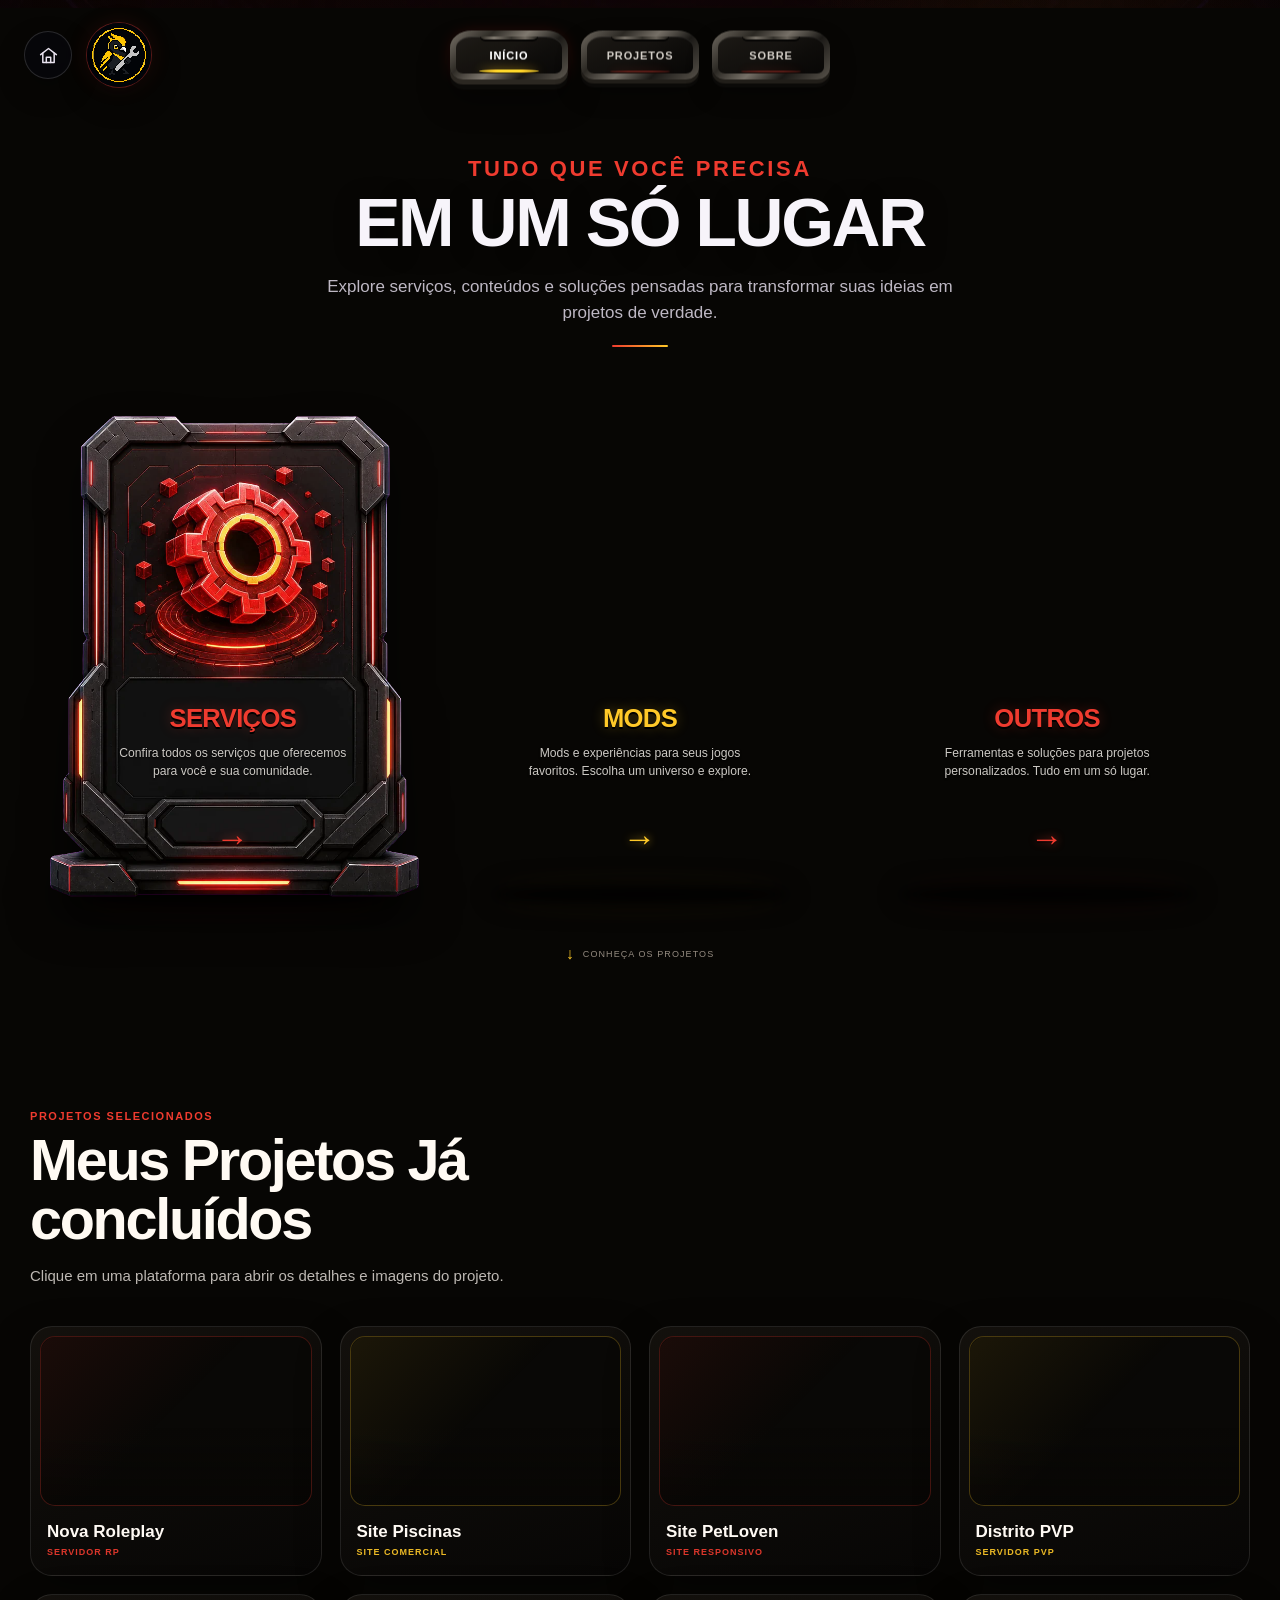
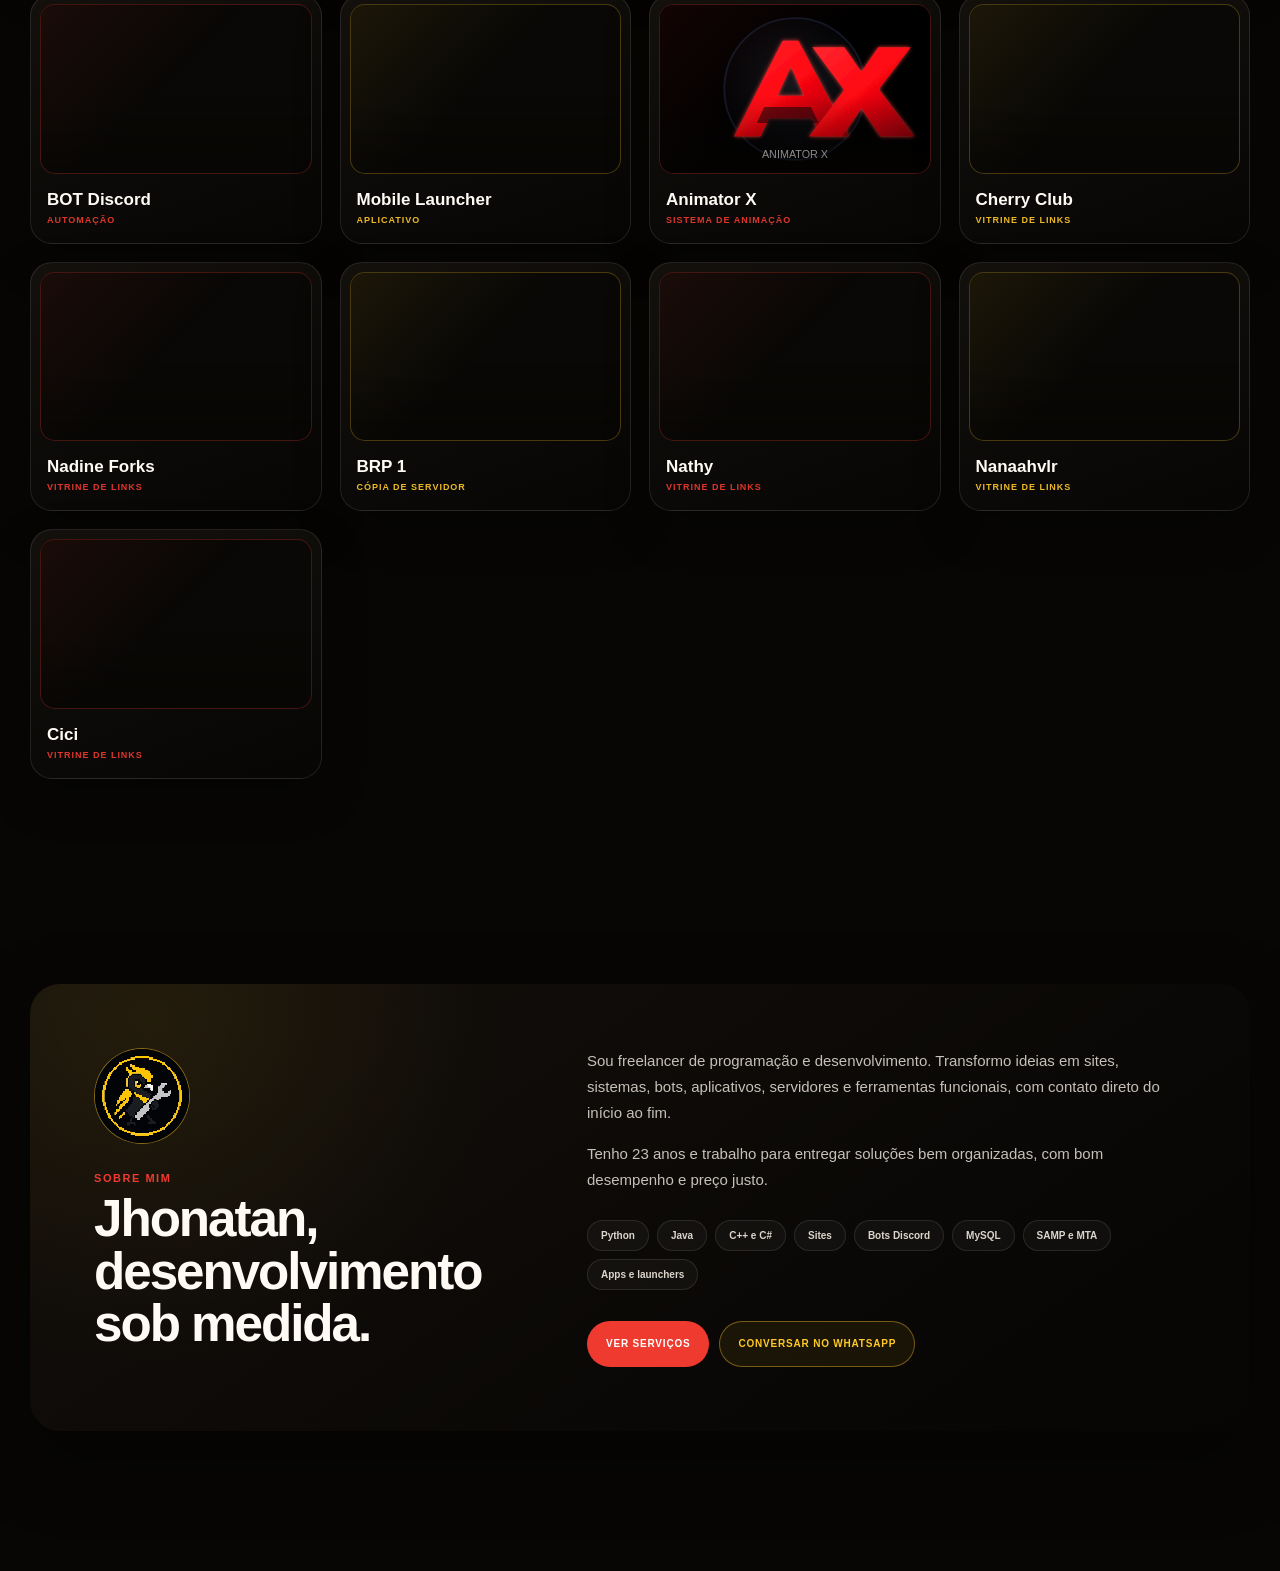
<file: index.html>
<!doctype html>
<html lang="pt-BR">
  <head>
    <meta charset="UTF-8" />
    <meta name="viewport" content="width=device-width, initial-scale=1.0" />
    <meta
      name="description"
      content="Portal Xexeu Dev: serviços de desenvolvimento, mods para jogos e outras soluções."
    />
    <meta name="theme-color" content="#070604" />
    <meta
      http-equiv="Content-Security-Policy"
      content="default-src 'self'; base-uri 'self'; object-src 'none'; frame-src 'none'; img-src 'self' data:; script-src 'self'; style-src 'self'; upgrade-insecure-requests"
    />
    <title>XEXEU DEV'S | Tudo em um só lugar</title>
    <link
      rel="preload"
      href="./assets/portal/portal-background.webp"
      as="image"
    />
    <link
      rel="preload"
      href="./assets/portal/card-services-exact.webp"
      as="image"
    />
    <link rel="stylesheet" href="./home.css?v=9" />
  </head>
  <body>
    <div class="page-backdrop" aria-hidden="true"></div>

    <header class="site-header">
      <div class="header-marks">
        <a class="home-shortcut" href="./" aria-label="Voltar à página inicial">
          <svg viewBox="0 0 24 24" aria-hidden="true">
            <path d="m3 11 9-7 9 7"></path>
            <path d="M5.5 9.5V20h13V9.5"></path>
            <path d="M9.5 20v-6h5v6"></path>
          </svg>
        </a>

        <a
          class="brand-mark"
          href="#inicio"
          aria-label="Logo Xexeu Dev, ir ao início"
        >
          <img
            src="./assets/portal/brand-bird-v4-minimal.webp"
            alt="Passarinho segurando uma chave inglesa"
            width="512"
            height="512"
          />
        </a>
      </div>

      <nav class="main-nav" aria-label="Navegação principal">
        <a class="nav-card is-active" href="#inicio">Início</a>
        <a class="nav-card" href="#projetos">Projetos</a>
        <a class="nav-card" href="#sobre">Sobre</a>
      </nav>
    </header>

    <main>
      <section class="hero" id="inicio" aria-labelledby="hero-title">
        <div class="hero__intro">
          <p class="hero__eyebrow">Tudo que você precisa</p>
          <h1 id="hero-title">Em um só lugar</h1>
          <p class="hero__description">
            Explore serviços, conteúdos e soluções pensadas para transformar
            suas ideias em projetos de verdade.
          </p>
          <span class="hero__rule" aria-hidden="true"></span>
        </div>

        <section class="card-grid" aria-label="Áreas disponíveis">
          <div class="category-card-shell category-card-shell--services">
            <a
              class="category-card category-card--services"
              href="./servicos.html"
              data-navigate
            >
              <span class="category-card__skin" aria-hidden="true">
                <img
                  src="./assets/portal/card-services-exact.webp"
                  alt=""
                  width="740"
                  height="960"
                  decoding="async"
                />
              </span>

              <span class="category-card__body">
                <span class="category-card__tag">Desenvolvimento</span>
                <strong>SERVIÇOS</strong>
                <span class="category-card__copy">
                  Confira todos os serviços que oferecemos para você e sua
                  comunidade.
                </span>
              </span>

              <span class="category-card__action">
                <span>Acessar serviços</span>
                <span class="category-card__arrow" aria-hidden="true">→</span>
              </span>
            </a>
          </div>

          <div class="category-card-shell category-card-shell--mods">
            <a
              class="category-card category-card--mods"
              href="./mods.html"
              data-navigate
            >
              <span class="category-card__skin" aria-hidden="true">
                <img
                  src="./assets/portal/card-mods-exact.png"
                  alt=""
                  width="740"
                  height="960"
                  loading="lazy"
                  decoding="async"
                />
              </span>

              <span class="category-card__body">
                <span class="category-card__tag">Biblioteca de jogos</span>
                <strong>MODS</strong>
                <span class="category-card__copy">
                  Mods e experiências para seus jogos favoritos. Escolha um
                  universo e explore.
                </span>
              </span>

              <span class="category-card__action">
                <span>Explorar mods</span>
                <span class="category-card__arrow" aria-hidden="true">→</span>
              </span>
            </a>
          </div>

          <div class="category-card-shell category-card-shell--others">
            <button
              class="category-card category-card--others"
              type="button"
              data-coming-soon="A área Outros está sendo preparada."
            >
              <span class="category-card__skin" aria-hidden="true">
                <img
                  src="./assets/portal/card-others-exact.webp"
                  alt=""
                  width="740"
                  height="960"
                  loading="lazy"
                  decoding="async"
                />
              </span>

              <span class="category-card__body">
                <span class="category-card__tag">Soluções variadas</span>
                <strong>OUTROS</strong>
                <span class="category-card__copy">
                  Ferramentas e soluções para projetos personalizados. Tudo em
                  um só lugar.
                </span>
              </span>

              <span class="category-card__action">
                <span>Em breve</span>
                <span class="category-card__arrow" aria-hidden="true">→</span>
              </span>
            </button>
          </div>
        </section>

        <p class="scroll-note">
          <span aria-hidden="true">↓</span>
          Conheça os projetos
        </p>
      </section>

      <section
        class="projects-section section-shell"
        id="projetos"
        aria-labelledby="projects-title"
      >
        <div class="section-heading">
          <p>Projetos selecionados</p>
          <h2 id="projects-title">Meus Projetos Já concluídos</h2>
          <span
            >Clique em uma plataforma para abrir os detalhes e imagens do
            projeto.</span
          >
        </div>

        <div class="project-platforms">
          <button
            class="project-platform"
            type="button"
            data-project-card
            data-title="Nova Roleplay"
            data-type="Servidor RP"
            data-image="./assets/projects/nova-roleplay.png"
            data-link="https://discord.gg/qjzc24UeVy"
            data-description="Servidor RP com sistemas, mapas, interface e módulos personalizados."
          >
            <span class="project-platform__icon">
              <img
                src="./assets/projects/nova-roleplay.png"
                alt=""
                width="540"
                height="340"
                loading="lazy"
                decoding="async"
              />
            </span>
            <span class="project-platform__name">Nova Roleplay</span>
            <span class="project-platform__type">Servidor RP</span>
          </button>

          <button
            class="project-platform"
            type="button"
            data-project-card
            data-title="Site Piscinas"
            data-type="Vitrine comercial"
            data-image="./assets/projects/site-piscinas.png"
            data-gallery="./assets/projects/site-piscinas-gallery/site-piscinas-01.png|./assets/projects/site-piscinas-gallery/site-piscinas-02.png"
            data-link="https://kalyan-piscinas.github.io/site/"
            data-description="Site visual para serviços de piscina, contato rápido e chamada por WhatsApp."
          >
            <span class="project-platform__icon">
              <img
                src="./assets/projects/site-piscinas.png"
                alt=""
                width="540"
                height="340"
                loading="lazy"
                decoding="async"
              />
            </span>
            <span class="project-platform__name">Site Piscinas</span>
            <span class="project-platform__type">Site comercial</span>
          </button>

          <button
            class="project-platform"
            type="button"
            data-project-card
            data-title="Site PetLoven"
            data-type="Pet shop"
            data-image="./assets/projects/site-petloven.png"
            data-gallery="./assets/projects/site-petloven-gallery/site-petloven-01.png|./assets/projects/site-petloven-gallery/site-petloven-02.png"
            data-link="https://pet-lovevan.github.io/love/"
            data-description="Vitrine responsiva para pet shop, serviços, fotos, contato e agendamento."
          >
            <span class="project-platform__icon">
              <img
                src="./assets/projects/site-petloven.png"
                alt=""
                width="540"
                height="340"
                loading="lazy"
                decoding="async"
              />
            </span>
            <span class="project-platform__name">Site PetLoven</span>
            <span class="project-platform__type">Site responsivo</span>
          </button>

          <button
            class="project-platform"
            type="button"
            data-project-card
            data-title="Distrito PVP"
            data-type="Servidor PVP"
            data-image="./assets/projects/distrito-pvp.png"
            data-link="https://discord.gg/MhCAnmmEf9"
            data-description="Projeto focado em gameplay, apresentação visual e presença digital."
          >
            <span class="project-platform__icon">
              <img
                src="./assets/projects/distrito-pvp.png"
                alt=""
                width="540"
                height="340"
                loading="lazy"
                decoding="async"
              />
            </span>
            <span class="project-platform__name">Distrito PVP</span>
            <span class="project-platform__type">Servidor PVP</span>
          </button>

          <button
            class="project-platform"
            type="button"
            data-project-card
            data-title="BOT Discord"
            data-type="Automação"
            data-image="./assets/projects/bot-discord.png"
            data-gallery="./assets/projects/bot-discord-gallery/bot-discord-01.webp|./assets/projects/bot-discord-gallery/bot-discord-02.webp|./assets/projects/bot-discord-gallery/bot-discord-03.webp|./assets/projects/bot-discord-gallery/bot-discord-04.webp|./assets/projects/bot-discord-gallery/bot-discord-05.webp|./assets/projects/bot-discord-gallery/bot-discord-06.webp|./assets/projects/bot-discord-gallery/bot-discord-07.webp"
            data-description="Automação, comandos, atendimento, moderação, logs, tickets e sistemas para comunidades no Discord."
          >
            <span class="project-platform__icon">
              <img
                src="./assets/projects/bot-discord.png"
                alt=""
                width="540"
                height="340"
                loading="lazy"
                decoding="async"
              />
            </span>
            <span class="project-platform__name">BOT Discord</span>
            <span class="project-platform__type">Automação</span>
          </button>

          <button
            class="project-platform"
            type="button"
            data-project-card
            data-title="Mobile Launcher"
            data-type="Aplicativo"
            data-image="./assets/projects/launcher-mobile.png"
            data-gallery="./assets/projects/launcher-gallery/launcher-01.webp|./assets/projects/launcher-gallery/launcher-02.webp|./assets/projects/launcher-gallery/launcher-03.webp"
            data-description="Interface mobile para acesso rápido, apresentação do servidor, configurações e navegação dos jogadores."
          >
            <span class="project-platform__icon">
              <img
                src="./assets/projects/launcher-mobile.png"
                alt=""
                width="540"
                height="340"
                loading="lazy"
                decoding="async"
              />
            </span>
            <span class="project-platform__name">Mobile Launcher</span>
            <span class="project-platform__type">Aplicativo</span>
          </button>

          <button
            class="project-platform"
            type="button"
            data-project-card
            data-title="Animator X"
            data-type="Sistema de animação"
            data-image="./assets/projects/animator-x.svg"
            data-gallery="./assets/projects/animator-x-gallery/animator-x-studio.svg|./assets/projects/animator-x-gallery/animator-x-rig.svg"
            data-description="Studio de animação para jogos, Minecraft e mods. Lê animações de mods, aplica movimentos em modelos 3D e transforma movimentos de vídeos com uma IA integrada."
          >
            <span class="project-platform__icon">
              <img
                src="./assets/projects/animator-x.svg"
                alt=""
                width="540"
                height="340"
                loading="lazy"
                decoding="async"
              />
            </span>
            <span class="project-platform__name">Animator X</span>
            <span class="project-platform__type">Sistema de animação</span>
          </button>

          <button
            id="project-cherry-club"
            class="project-platform"
            type="button"
            data-project-card
            data-title="Cherry Club"
            data-type="Vitrine de links"
            data-image="./assets/projects/cherry-club.webp"
            data-gallery="./assets/projects/cherry-club-gallery/cherry-club-mobile.webp"
            data-link="https://cherry-club.github.io/Links/"
            data-description="Vitrine de links com identidade visual delicada, atalhos para redes sociais e experiência responsiva."
          >
            <span class="project-platform__icon">
              <img
                src="./assets/projects/cherry-club.webp"
                alt=""
                width="960"
                height="600"
                loading="lazy"
                decoding="async"
              />
            </span>
            <span class="project-platform__name">Cherry Club</span>
            <span class="project-platform__type">Vitrine de links</span>
          </button>

          <button
            id="project-nadine-forks"
            class="project-platform"
            type="button"
            data-project-card
            data-title="Nadine Forks"
            data-type="Vitrine de links"
            data-image="./assets/projects/nadine-site.webp"
            data-gallery="./assets/projects/nadine-site-gallery/nadine-site-mobile.webp"
            data-link="https://nadineforks.github.io/Nadine-Site/"
            data-description="Vitrine de links responsiva para comunidade, redes sociais, apoio e conteúdo em vídeo."
          >
            <span class="project-platform__icon">
              <img
                src="./assets/projects/nadine-site.webp"
                alt=""
                width="960"
                height="600"
                loading="lazy"
                decoding="async"
              />
            </span>
            <span class="project-platform__name">Nadine Forks</span>
            <span class="project-platform__type">Vitrine de links</span>
          </button>

          <button
            id="project-brp-1"
            class="project-platform"
            type="button"
            data-project-card
            data-title="BRP 1"
            data-type="Cópia de servidor SA-MP"
            data-image="./assets/projects/brp-1.webp"
            data-gallery="./assets/projects/brp-1-gallery/brp-01.webp|./assets/projects/brp-1-gallery/brp-02.webp|./assets/projects/brp-1-gallery/brp-03.webp"
            data-description="Cópia e adaptação do BRP 1 para SA-MP, com HUD, sistemas de sobrevivência, combate e ambientação personalizados."
          >
            <span class="project-platform__icon">
              <img
                src="./assets/projects/brp-1.webp"
                alt=""
                width="1024"
                height="768"
                loading="lazy"
                decoding="async"
              />
            </span>
            <span class="project-platform__name">BRP 1</span>
            <span class="project-platform__type">Cópia de servidor</span>
          </button>

          <button
            id="project-nathy-site"
            class="project-platform"
            type="button"
            data-project-card
            data-title="Nathy"
            data-type="Vitrine de links"
            data-image="./assets/projects/nathy-site.webp"
            data-gallery="./assets/projects/nathy-site-gallery/nathy-site-mobile.webp"
            data-link="https://silfy-nat.github.io/Nathy-Site/"
            data-description="Vitrine de links responsiva com identidade delicada, atalhos para Discord, Instagram e apoio às transmissões."
          >
            <span class="project-platform__icon">
              <img
                src="./assets/projects/nathy-site.webp"
                alt=""
                width="960"
                height="600"
                loading="lazy"
                decoding="async"
              />
            </span>
            <span class="project-platform__name">Nathy</span>
            <span class="project-platform__type">Vitrine de links</span>
          </button>

          <button
            id="project-nanaahvlr-links"
            class="project-platform"
            type="button"
            data-project-card
            data-title="Nanaahvlr"
            data-type="Vitrine de links"
            data-image="./assets/projects/nanaahvlr-links.webp"
            data-gallery="./assets/projects/nanaahvlr-links-gallery/nanaahvlr-links-mobile.webp"
            data-link="https://nanavrl.github.io/Nanaahvlr-Links/"
            data-description="Vitrine de links com apresentação pessoal, identidade visual em tons de rosa e atalhos para redes, comunidade e conteúdos."
          >
            <span class="project-platform__icon">
              <img
                src="./assets/projects/nanaahvlr-links.webp"
                alt=""
                width="960"
                height="600"
                loading="lazy"
                decoding="async"
              />
            </span>
            <span class="project-platform__name">Nanaahvlr</span>
            <span class="project-platform__type">Vitrine de links</span>
          </button>

          <button
            id="project-cici-links"
            class="project-platform"
            type="button"
            data-project-card
            data-title="Cici"
            data-type="Vitrine de links"
            data-image="./assets/projects/cici-links.webp"
            data-gallery="./assets/projects/cici-links-gallery/cici-links-mobile.webp"
            data-link="https://cici-space.github.io/Cici-Links/"
            data-description="Vitrine de links com identidade espacial em tons pastel, apresentação pessoal, acesso ao Discord e apoio pelo Live Pix."
          >
            <span class="project-platform__icon">
              <img
                src="./assets/projects/cici-links.webp"
                alt=""
                width="960"
                height="600"
                loading="lazy"
                decoding="async"
              />
            </span>
            <span class="project-platform__name">Cici</span>
            <span class="project-platform__type">Vitrine de links</span>
          </button>
        </div>
      </section>

      <section
        class="about-section section-shell"
        id="sobre"
        aria-labelledby="about-title"
      >
        <div class="about-card">
          <div class="about-card__identity">
            <span class="about-card__badge">
              <img
                src="./assets/portal/brand-bird-v4-minimal.webp"
                alt=""
                width="512"
                height="512"
                loading="lazy"
                decoding="async"
              />
            </span>
            <p>Sobre mim</p>
            <h2 id="about-title">Jhonatan, desenvolvimento sob medida.</h2>
          </div>

          <div class="about-card__content">
            <p>
              Sou freelancer de programação e desenvolvimento. Transformo ideias
              em sites, sistemas, bots, aplicativos, servidores e ferramentas
              funcionais, com contato direto do início ao fim.
            </p>
            <p>
              Tenho 23 anos e trabalho para entregar soluções bem organizadas,
              com bom desempenho e preço justo.
            </p>

            <ul class="about-skills" aria-label="Principais conhecimentos">
              <li>Python</li>
              <li>Java</li>
              <li>C++ e C#</li>
              <li>Sites</li>
              <li>Bots Discord</li>
              <li>MySQL</li>
              <li>SAMP e MTA</li>
              <li>Apps e launchers</li>
            </ul>

            <div class="about-actions">
              <a href="./servicos.html" data-navigate>Ver serviços</a>
              <a
                class="about-actions__secondary"
                href="https://wa.me/5514998170370?text=Ol%C3%A1%2C%20vi%20seu%20portf%C3%B3lio%20e%20quero%20conversar%20sobre%20um%20projeto."
                target="_blank"
                rel="noopener noreferrer"
              >
                Conversar no WhatsApp
              </a>
            </div>
          </div>
        </div>
      </section>
    </main>

    <section
      class="project-modal"
      data-project-modal
      role="dialog"
      aria-modal="true"
      aria-labelledby="project-modal-title"
      inert
    >
      <button
        class="project-modal__backdrop"
        type="button"
        data-project-close
        aria-label="Fechar projeto"
      ></button>
      <article class="project-modal__panel">
        <button
          class="project-modal__close"
          type="button"
          data-project-close
          aria-label="Fechar projeto"
        >
          ×
        </button>
        <div class="project-modal__media">
          <img
            data-project-image
            src="./assets/projects/nova-roleplay.png"
            alt=""
          />
        </div>
        <div class="project-modal__info">
          <p data-project-type>Projeto</p>
          <h2 id="project-modal-title" data-project-title>Projeto</h2>
          <p class="project-modal__description" data-project-description></p>
          <div class="project-modal__thumbs" data-project-thumbs></div>
          <a
            data-project-link
            href="#"
            target="_blank"
            rel="noopener noreferrer"
            >Abrir projeto ↗</a
          >
        </div>
      </article>
    </section>

    <div
      class="toast"
      data-toast
      role="status"
      aria-live="polite"
      aria-hidden="true"
    >
      <span class="toast__icon" aria-hidden="true">i</span>
      <span data-toast-message></span>
    </div>

    <script src="./home.js?v=3"></script>
  </body>
</html>
</file>
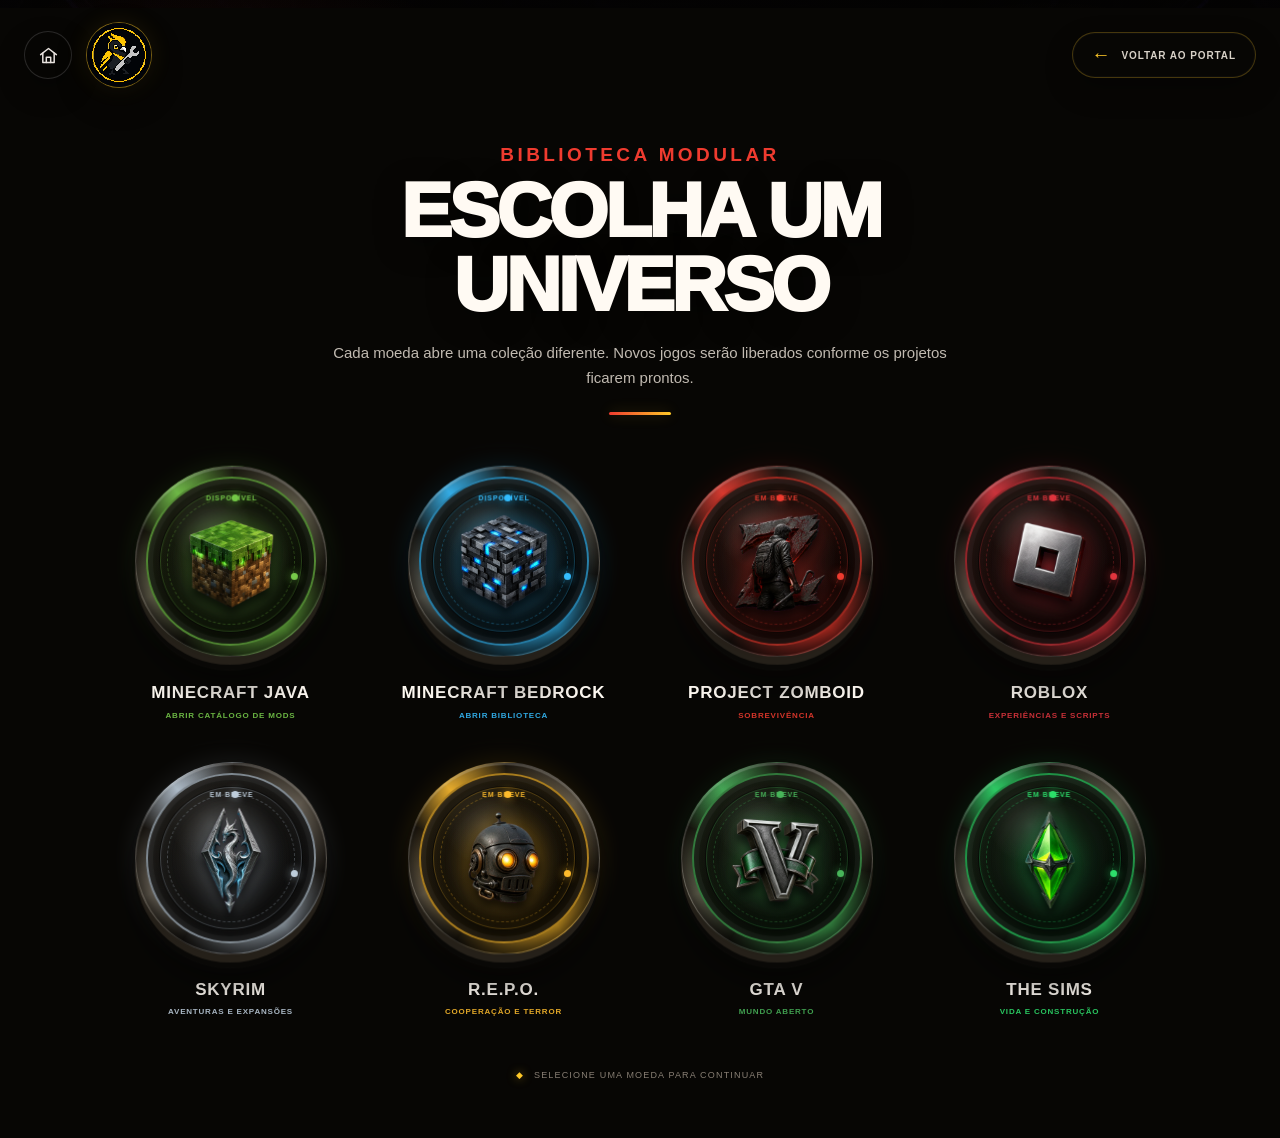
<file: mods.html>
<!doctype html>
<html lang="pt-BR">
  <head>
    <meta charset="UTF-8" />
    <meta name="viewport" content="width=device-width, initial-scale=1.0" />
    <meta
      name="description"
      content="Biblioteca de mods para Minecraft Java e outros jogos selecionados por Xexeu Dev."
    />
    <meta name="theme-color" content="#070604" />
    <meta
      http-equiv="Content-Security-Policy"
      content="default-src 'self'; base-uri 'self'; object-src 'none'; frame-src 'none'; img-src 'self' data:; script-src 'self'; style-src 'self'; upgrade-insecure-requests"
    />
    <title>Mods | Xexeu Dev</title>
    <link rel="icon" href="./assets/portal/brand-bird-v4-minimal.webp" />
    <link
      rel="preload"
      href="./assets/portal/portal-background.webp"
      as="image"
    />
    <link rel="stylesheet" href="./mods.css?v=3" />
  </head>
  <body>
    <div class="mods-backdrop" aria-hidden="true">
      <span></span><span></span><span></span>
    </div>

    <header class="mods-header">
      <div class="mods-header__marks">
        <a class="mods-home" href="./" aria-label="Voltar à página inicial">
          <svg viewBox="0 0 24 24" aria-hidden="true">
            <path d="m3 11 9-7 9 7"></path>
            <path d="M5.5 9.5V20h13V9.5"></path>
            <path d="M9.5 20v-6h5v6"></path>
          </svg>
        </a>

        <a class="mods-brand" href="./" aria-label="Xexeu Dev">
          <img
            src="./assets/portal/brand-bird-v4-minimal.webp"
            alt="Passarinho segurando uma chave inglesa"
            width="512"
            height="512"
          />
        </a>
      </div>

      <a class="mods-back" href="./" data-navigate>
        <span aria-hidden="true">←</span>
        <span>Voltar ao portal</span>
      </a>
    </header>

    <main class="mods-main">
      <header class="mods-intro">
        <p>Biblioteca modular</p>
        <h1>Escolha um universo</h1>
        <span>
          Cada moeda abre uma coleção diferente. Novos jogos serão liberados
          conforme os projetos ficarem prontos.
        </span>
        <i aria-hidden="true"></i>
      </header>

      <section class="coin-grid" aria-label="Jogos disponíveis">
        <a
          class="game-coin game-coin--minecraft is-ready"
          href="./modpacks-java.html"
          data-navigate
        >
          <span class="coin-disc" aria-hidden="true">
            <span class="coin-status">Disponível</span>
            <span class="coin-orbit"></span>
            <span class="coin-symbol coin-symbol--minecraft">
              <img
                src="./assets/mods-games/minecraft.png"
                alt=""
                width="320"
                height="320"
                decoding="async"
              />
            </span>
          </span>
          <strong>Minecraft Java</strong>
          <small>Abrir catálogo de mods</small>
        </a>

        <a
          class="game-coin game-coin--bedrock is-ready"
          href="./mods-bedrock.html"
          data-navigate
        >
          <span class="coin-disc" aria-hidden="true">
            <span class="coin-status">Disponível</span>
            <span class="coin-orbit"></span>
            <span class="coin-symbol coin-symbol--bedrock">
              <img
                src="./assets/mods-games/minecraft-bedrock.png"
                alt=""
                width="320"
                height="320"
                decoding="async"
              />
            </span>
          </span>
          <strong>Minecraft Bedrock</strong>
          <small>Abrir biblioteca</small>
        </a>

        <button
          class="game-coin game-coin--zomboid"
          type="button"
          data-coming-soon="Os mods de Project Zomboid estão sendo preparados."
        >
          <span class="coin-disc" aria-hidden="true">
            <span class="coin-status">Em breve</span>
            <span class="coin-orbit"></span>
            <span class="coin-symbol coin-symbol--zomboid">
              <img
                src="./assets/mods-games/zomboid.png"
                alt=""
                width="320"
                height="320"
                loading="lazy"
                decoding="async"
              />
            </span>
          </span>
          <strong>Project Zomboid</strong>
          <small>Sobrevivência</small>
        </button>

        <button
          class="game-coin game-coin--roblox"
          type="button"
          data-coming-soon="Os projetos para Roblox estão sendo preparados."
        >
          <span class="coin-disc" aria-hidden="true">
            <span class="coin-status">Em breve</span>
            <span class="coin-orbit"></span>
            <span class="coin-symbol coin-symbol--roblox">
              <img
                src="./assets/mods-games/roblox.png"
                alt=""
                width="320"
                height="320"
                loading="lazy"
                decoding="async"
              />
            </span>
          </span>
          <strong>Roblox</strong>
          <small>Experiências e scripts</small>
        </button>

        <button
          class="game-coin game-coin--skyrim"
          type="button"
          data-coming-soon="Os mods de Skyrim estão sendo preparados."
        >
          <span class="coin-disc" aria-hidden="true">
            <span class="coin-status">Em breve</span>
            <span class="coin-orbit"></span>
            <span class="coin-symbol coin-symbol--skyrim">
              <img
                src="./assets/mods-games/skyrim.png"
                alt=""
                width="320"
                height="320"
                loading="lazy"
                decoding="async"
              />
            </span>
          </span>
          <strong>Skyrim</strong>
          <small>Aventuras e expansões</small>
        </button>

        <button
          class="game-coin game-coin--repo"
          type="button"
          data-coming-soon="Os mods de R.E.P.O. estão sendo preparados."
        >
          <span class="coin-disc" aria-hidden="true">
            <span class="coin-status">Em breve</span>
            <span class="coin-orbit"></span>
            <span class="coin-symbol coin-symbol--repo">
              <img
                src="./assets/mods-games/repo.png"
                alt=""
                width="320"
                height="320"
                loading="lazy"
                decoding="async"
              />
            </span>
          </span>
          <strong>R.E.P.O.</strong>
          <small>Cooperação e terror</small>
        </button>

        <button
          class="game-coin game-coin--gta"
          type="button"
          data-coming-soon="Os mods de GTA V estão sendo preparados."
        >
          <span class="coin-disc" aria-hidden="true">
            <span class="coin-status">Em breve</span>
            <span class="coin-orbit"></span>
            <span class="coin-symbol coin-symbol--gta">
              <img
                src="./assets/mods-games/gta-v.png"
                alt=""
                width="320"
                height="320"
                loading="lazy"
                decoding="async"
              />
            </span>
          </span>
          <strong>GTA V</strong>
          <small>Mundo aberto</small>
        </button>

        <button
          class="game-coin game-coin--sims"
          type="button"
          data-coming-soon="Os mods de The Sims estão sendo preparados."
        >
          <span class="coin-disc" aria-hidden="true">
            <span class="coin-status">Em breve</span>
            <span class="coin-orbit"></span>
            <span class="coin-symbol coin-symbol--sims">
              <img
                src="./assets/mods-games/the-sims.png"
                alt=""
                width="320"
                height="320"
                loading="lazy"
                decoding="async"
              />
            </span>
          </span>
          <strong>The Sims</strong>
          <small>Vida e construção</small>
        </button>
      </section>

      <p class="mods-footnote">
        <span aria-hidden="true">◆</span>
        Selecione uma moeda para continuar
      </p>
    </main>

    <div class="mods-toast" data-toast aria-hidden="true" role="status">
      <span aria-hidden="true">!</span>
      <p data-toast-message></p>
    </div>

    <script src="./mods.js?v=1"></script>
  </body>
</html>
</file>
<file: home.css>
:root {
  color-scheme: dark;
  --red: #ef3b2f;
  --red-rgb: 239, 59, 47;
  --yellow: #ffc928;
  --yellow-rgb: 255, 201, 40;
  --purple: var(--red);
  --purple-rgb: var(--red-rgb);
  --cyan: var(--yellow);
  --cyan-rgb: var(--yellow-rgb);
  --green: var(--red);
  --green-rgb: var(--red-rgb);
  --text: #f5f3f8;
  --muted: #bdb8b3;
  --panel: rgba(9, 8, 6, 0.9);
}

* {
  box-sizing: border-box;
}

html {
  min-width: 320px;
  min-height: 100%;
  scroll-behavior: smooth;
  background: #070604;
}

body {
  min-height: 100vh;
  margin: 0;
  overflow-x: hidden;
  color: var(--text);
  background: #070604;
  font-family: "Segoe UI", Inter, Arial, sans-serif;
  opacity: 1;
  transition: opacity 240ms ease;
}

body.is-leaving {
  opacity: 0;
}

a,
button {
  color: inherit;
  font: inherit;
}

button {
  border: 0;
}

.page-backdrop {
  position: fixed;
  z-index: -2;
  inset: 0;
  background:
    radial-gradient(
      circle at 18% 22%,
      rgba(var(--red-rgb), 0.24),
      transparent 30%
    ),
    radial-gradient(
      circle at 82% 26%,
      rgba(var(--yellow-rgb), 0.11),
      transparent 27%
    ),
    linear-gradient(to bottom, rgba(3, 2, 1, 0.44), rgba(5, 3, 2, 0.72)),
    url("./assets/portal/portal-background.webp") center / cover no-repeat;
  background-blend-mode: color, screen, multiply, luminosity;
}

.page-backdrop::before,
.page-backdrop::after {
  position: absolute;
  inset: 0;
  content: "";
  pointer-events: none;
}

.page-backdrop::before {
  background:
    radial-gradient(
      circle at 50% 32%,
      transparent 0 18%,
      rgba(5, 3, 2, 0.25) 63%,
      rgba(3, 2, 1, 0.73) 100%
    ),
    linear-gradient(
      to bottom,
      rgba(var(--red-rgb), 0.06),
      rgba(var(--yellow-rgb), 0.025)
    );
}

.page-backdrop::after {
  opacity: 0.11;
  background-image: url("data:image/svg+xml,%3Csvg viewBox='0 0 160 160' xmlns='http://www.w3.org/2000/svg'%3E%3Cfilter id='n'%3E%3CfeTurbulence type='fractalNoise' baseFrequency='.72' numOctaves='2' stitchTiles='stitch'/%3E%3C/filter%3E%3Crect width='100%25' height='100%25' filter='url(%23n)' opacity='.42'/%3E%3C/svg%3E");
  mix-blend-mode: soft-light;
}

.site-header {
  position: relative;
  z-index: 10;
  display: flex;
  width: min(1376px, calc(100% - 48px));
  min-height: 94px;
  margin: 8px auto 0;
  padding: 0;
  align-items: center;
  justify-content: space-between;
}

.header-marks {
  display: flex;
  gap: 14px;
  align-items: center;
}

.home-shortcut {
  display: grid;
  width: 48px;
  height: 48px;
  flex: 0 0 auto;
  place-items: center;
  border: 1px solid rgba(255, 255, 255, 0.14);
  border-radius: 50%;
  color: #e9e3ef;
  background: rgba(7, 7, 12, 0.78);
  box-shadow: 0 12px 28px rgba(0, 0, 0, 0.28);
  text-decoration: none;
  -webkit-backdrop-filter: blur(14px);
  backdrop-filter: blur(14px);
  transition:
    color 180ms ease,
    border-color 180ms ease,
    background 180ms ease,
    transform 180ms ease;
}

.home-shortcut svg {
  width: 21px;
  height: 21px;
  fill: none;
  stroke: currentColor;
  stroke-linecap: round;
  stroke-linejoin: round;
  stroke-width: 1.7;
}

.home-shortcut:hover,
.home-shortcut:focus-visible {
  border-color: rgba(var(--purple-rgb), 0.74);
  outline: 0;
  color: white;
  background: rgba(var(--purple-rgb), 0.16);
  transform: translateY(-2px);
}

.brand-mark {
  display: inline-flex;
  width: 66px;
  height: 66px;
  align-items: center;
  justify-content: center;
  overflow: hidden;
  border: 1px solid rgba(var(--purple-rgb), 0.35);
  border-radius: 50%;
  background: #07070c;
  box-shadow:
    0 12px 30px rgba(0, 0, 0, 0.3),
    0 0 22px rgba(var(--purple-rgb), 0.1);
  text-decoration: none;
  transition:
    border-color 180ms ease,
    transform 180ms ease;
}

.brand-mark img {
  display: block;
  width: 100%;
  height: 100%;
  object-fit: cover;
  image-rendering: pixelated;
  image-rendering: crisp-edges;
}

.brand-mark:hover,
.brand-mark:focus-visible {
  border-color: rgba(var(--purple-rgb), 0.8);
  outline: 0;
  transform: translateY(-2px) scale(1.025);
}

.main-nav {
  position: absolute;
  top: 50%;
  left: 50%;
  display: flex;
  gap: 13px;
  align-items: center;
  transform: translate(-50%, -50%);
}

.nav-card {
  position: relative;
  display: inline-flex;
  min-width: 118px;
  min-height: 49px;
  padding: 0 18px;
  overflow: hidden;
  align-items: center;
  justify-content: center;
  border: 6px solid transparent;
  border-radius: 22px 22px 13px 13px / 17px 17px 12px 12px;
  color: #d3cec7;
  background:
    linear-gradient(155deg, rgba(27, 24, 20, 0.97), rgba(7, 6, 5, 0.98))
      padding-box,
    linear-gradient(
        135deg,
        #716b62,
        #2b2823 27%,
        #767067 48%,
        #1b1916 70%,
        #59544c
      )
      border-box;
  box-shadow:
    0 4px 0 #211e19,
    0 8px 0 #0b0a08,
    0 13px 24px rgba(0, 0, 0, 0.34),
    inset 0 1px 0 rgba(255, 255, 255, 0.08);
  text-decoration: none;
  text-transform: uppercase;
  letter-spacing: 0.08em;
  font-size: 11px;
  font-weight: 760;
  -webkit-backdrop-filter: blur(14px);
  backdrop-filter: blur(14px);
  transition:
    color 180ms ease,
    box-shadow 260ms ease,
    filter 260ms ease,
    transform 300ms cubic-bezier(0.16, 0.78, 0.18, 1);
}

.nav-card::before {
  position: absolute;
  top: -3px;
  left: 23%;
  width: 54%;
  height: 6px;
  border-radius: 0 0 5px 5px;
  background: linear-gradient(
    90deg,
    #28251f,
    #777168 24%,
    #34312b 54%,
    #686259 78%,
    #211f1b
  );
  box-shadow: 0 2px 0 rgba(0, 0, 0, 0.7);
  content: "";
}

.nav-card::after {
  position: absolute;
  right: 22%;
  bottom: 1px;
  left: 22%;
  height: 2px;
  border-radius: 50%;
  background: rgba(var(--red-rgb), 0.32);
  box-shadow: 0 0 8px rgba(var(--red-rgb), 0.24);
  content: "";
}

.nav-card:hover,
.nav-card:focus-visible,
.nav-card.is-active {
  border-color: transparent;
  outline: 0;
  color: white;
  filter: brightness(1.08);
  box-shadow:
    0 5px 0 #28241f,
    0 10px 0 #0a0907,
    0 20px 32px rgba(0, 0, 0, 0.44),
    inset 0 1px 0 rgba(255, 255, 255, 0.1),
    0 0 17px rgba(var(--red-rgb), 0.12);
}

.nav-card:hover,
.nav-card:focus-visible {
  transform: translateY(-8px) translateZ(24px);
}

.nav-card.is-active::after {
  height: 3px;
  background: var(--yellow);
  box-shadow: 0 0 10px rgba(var(--yellow-rgb), 0.65);
}

.hero {
  width: min(1220px, calc(100% - 48px));
  margin: 0 auto;
  padding: clamp(42px, 6vh, 70px) 0 32px;
}

.hero__intro {
  max-width: 830px;
  margin: 0 auto clamp(28px, 4vh, 42px);
  text-align: center;
}

.hero__eyebrow {
  margin: 0 0 7px;
  color: var(--red);
  text-transform: uppercase;
  letter-spacing: 0.12em;
  font-size: clamp(15px, 1.8vw, 22px);
  font-weight: 800;
}

.hero h1 {
  margin: 0;
  color: #f7f4fa;
  text-transform: uppercase;
  letter-spacing: -0.035em;
  font-size: clamp(42px, 5.3vw, 72px);
  font-weight: 900;
  line-height: 1;
  text-shadow: 0 4px 24px rgba(0, 0, 0, 0.45);
}

.hero__description {
  max-width: 650px;
  margin: 17px auto 0;
  color: #beb8c4;
  font-size: clamp(14px, 1.4vw, 17px);
  line-height: 1.55;
}

.hero__rule {
  display: block;
  width: 56px;
  height: 2px;
  margin: 18px auto 0;
  border-radius: 999px;
  background: linear-gradient(90deg, var(--red), var(--yellow));
}

.card-grid {
  display: grid;
  grid-template-columns: repeat(3, minmax(0, 1fr));
  gap: clamp(18px, 2vw, 28px);
  padding: 28px 12px 14px;
  align-items: end;
  overflow: visible;
  perspective: 1500px;
  perspective-origin: 50% 42%;
}

.category-card-shell {
  --accent: var(--red);
  --accent-rgb: var(--red-rgb);
  position: relative;
  min-width: 0;
  padding: 54px 3px 43px;
  isolation: isolate;
  transform-style: preserve-3d;
}

.category-card-shell--java,
.category-card-shell--mods {
  --accent: var(--yellow);
  --accent-rgb: var(--yellow-rgb);
}

.category-card-shell--others {
  --accent: var(--red);
  --accent-rgb: var(--red-rgb);
}

.category-card-shell::after {
  position: absolute;
  z-index: -1;
  right: 7%;
  bottom: 7px;
  left: 7%;
  height: 23px;
  border-radius: 50%;
  background: rgba(0, 0, 0, 0.84);
  box-shadow:
    0 0 24px rgba(0, 0, 0, 0.9),
    0 0 30px rgba(var(--accent-rgb), 0.12);
  content: "";
  filter: blur(6px);
  transform: scaleX(0.92);
  transition:
    transform 420ms ease,
    opacity 420ms ease;
}

.stone-fragments {
  position: absolute;
  z-index: 7;
  inset: 0;
  pointer-events: none;
  transform-style: preserve-3d;
}

.stone-fragments i {
  --stone-rotation: -12deg;
  position: absolute;
  display: block;
  width: 26px;
  aspect-ratio: 1.06;
  border: 1px solid rgba(255, 255, 255, 0.1);
  clip-path: polygon(
    21% 0,
    84% 10%,
    100% 43%,
    83% 91%,
    31% 100%,
    0 69%,
    7% 23%
  );
  background:
    linear-gradient(145deg, rgba(255, 255, 255, 0.19), transparent 31%),
    linear-gradient(315deg, #171511 0 31%, #514c43 32% 65%, #777167 66% 100%);
  box-shadow:
    inset -5px -6px 7px rgba(0, 0, 0, 0.48),
    inset 4px 3px 4px rgba(255, 255, 255, 0.1);
  filter: drop-shadow(0 8px 5px rgba(0, 0, 0, 0.72))
    drop-shadow(0 0 5px rgba(var(--accent-rgb), 0.14));
  transform: rotate(var(--stone-rotation)) translateZ(54px);
  animation: stoneLevitate 3.4s ease-in-out infinite;
  transition: filter 280ms ease;
}

.stone-fragments i::before,
.stone-fragments i::after {
  position: absolute;
  content: "";
  pointer-events: none;
}

.stone-fragments i::before {
  top: 16%;
  left: 13%;
  width: 48%;
  height: 18%;
  border-radius: 50%;
  background: rgba(255, 255, 255, 0.15);
  transform: rotate(-23deg);
}

.stone-fragments i::after {
  right: 7%;
  bottom: 10%;
  width: 38%;
  height: 45%;
  background: rgba(0, 0, 0, 0.28);
  clip-path: polygon(100% 0, 100% 100%, 0 83%, 40% 18%);
}

.stone-fragments i:nth-child(1) {
  top: 78px;
  left: -5px;
  width: 31px;
  --stone-rotation: -21deg;
  animation-delay: -0.7s;
}

.stone-fragments i:nth-child(2) {
  top: 22px;
  left: 23%;
  width: 19px;
  --stone-rotation: 17deg;
  animation-delay: -2.1s;
}

.stone-fragments i:nth-child(3) {
  top: 47px;
  right: 8%;
  width: 25px;
  --stone-rotation: 29deg;
  animation-delay: -1.2s;
}

.stone-fragments i:nth-child(4) {
  top: 172px;
  right: -7px;
  width: 34px;
  --stone-rotation: -7deg;
  animation-delay: -2.8s;
}

.stone-fragments i:nth-child(5) {
  top: 238px;
  left: -8px;
  width: 20px;
  --stone-rotation: 35deg;
  animation-delay: -1.7s;
}

.stone-fragments i:nth-child(6) {
  top: 314px;
  right: 2px;
  width: 17px;
  --stone-rotation: -31deg;
  animation-delay: -0.25s;
}

.stone-plinth {
  position: absolute;
  z-index: 3;
  right: -3%;
  bottom: 10px;
  left: -3%;
  height: 48px;
  border: 1px solid rgba(255, 255, 255, 0.12);
  clip-path: polygon(
    8% 0,
    92% 0,
    100% 38%,
    94% 82%,
    79% 100%,
    21% 100%,
    6% 82%,
    0 38%
  );
  background:
    linear-gradient(
      90deg,
      transparent,
      rgba(var(--accent-rgb), 0.18) 28% 72%,
      transparent
    ),
    linear-gradient(
      180deg,
      #6b665c 0 8%,
      #35322d 9% 39%,
      #171512 40% 74%,
      #444038 75% 100%
    );
  box-shadow:
    inset 0 5px 5px rgba(255, 255, 255, 0.08),
    inset 0 -8px 12px rgba(0, 0, 0, 0.52),
    0 15px 22px rgba(0, 0, 0, 0.7);
  pointer-events: none;
  transform: perspective(360px) rotateX(48deg);
  transform-origin: 50% 100%;
  transition:
    filter 360ms ease,
    box-shadow 360ms ease;
}

.stone-plinth::before {
  position: absolute;
  top: 6px;
  right: 13%;
  left: 13%;
  height: 4px;
  border-radius: 50%;
  background: rgba(var(--accent-rgb), 0.62);
  box-shadow: 0 0 16px rgba(var(--accent-rgb), 0.5);
  content: "";
}

.stone-plinth i {
  position: absolute;
  display: block;
  background: #555047;
  filter: drop-shadow(0 5px 4px rgba(0, 0, 0, 0.62));
}

.stone-plinth i:first-child {
  top: -7px;
  left: 7%;
  width: 31px;
  height: 21px;
  clip-path: polygon(11% 19%, 74% 0, 100% 48%, 82% 100%, 20% 82%, 0 48%);
  transform: rotate(-8deg);
}

.stone-plinth i:last-child {
  top: -5px;
  right: 8%;
  width: 25px;
  height: 17px;
  clip-path: polygon(18% 0, 88% 16%, 100% 72%, 55% 100%, 0 66%);
  transform: rotate(12deg);
}

@keyframes stoneLevitate {
  0%,
  100% {
    translate: 0 0;
  }

  50% {
    translate: 0 -10px;
  }
}

.category-card {
  position: relative;
  z-index: 2;
  display: flex;
  min-width: 0;
  min-height: 535px;
  padding: 11px;
  overflow: hidden;
  flex-direction: column;
  text-align: center;
  text-decoration: none;
  border: 14px solid transparent;
  border-radius: 58px 58px 29px 29px / 38px 38px 26px 26px;
  color: var(--text);
  background:
    radial-gradient(
        circle at 18% 16%,
        rgba(255, 255, 255, 0.055),
        transparent 16%
      )
      padding-box,
    radial-gradient(
        circle at 81% 72%,
        rgba(255, 255, 255, 0.035),
        transparent 19%
      )
      padding-box,
    linear-gradient(155deg, rgba(25, 22, 18, 0.99), rgba(6, 5, 4, 0.995))
      padding-box,
    conic-gradient(
        from 212deg at 50% 46%,
        #24211d,
        #777167 8%,
        #39362f 19%,
        #171512 28%,
        #686259 41%,
        #2a2722 53%,
        #817a70 64%,
        #33302b 77%,
        #151411 88%,
        #5a554d
      )
      border-box;
  box-shadow:
    0 7px 0 #25211c,
    0 13px 0 #100f0c,
    0 30px 52px rgba(0, 0, 0, 0.64),
    inset 0 0 0 2px rgba(255, 255, 255, 0.055),
    inset 11px 0 18px rgba(255, 255, 255, 0.035),
    inset -14px 0 20px rgba(0, 0, 0, 0.35),
    0 0 24px rgba(var(--accent-rgb), 0.07);
  cursor: pointer;
  appearance: none;
  transform: translate3d(0, 0, 0) rotateX(0.8deg);
  transform-origin: 50% 100%;
  transform-style: preserve-3d;
  transition:
    transform 440ms cubic-bezier(0.16, 0.78, 0.18, 1),
    border-color 220ms ease,
    box-shadow 440ms ease,
    filter 300ms ease;
}

.category-card--java {
  --accent: inherit;
}

.category-card--others {
  --accent: inherit;
}

.category-card::before {
  position: absolute;
  z-index: 3;
  inset: 5px;
  border: 2px solid rgba(255, 255, 255, 0.1);
  border-radius: 37px 37px 18px 18px / 25px 25px 18px 18px;
  content: "";
  pointer-events: none;
  box-shadow:
    inset 0 0 0 4px rgba(0, 0, 0, 0.42),
    inset 9px 0 12px rgba(255, 255, 255, 0.025),
    inset -9px 0 13px rgba(0, 0, 0, 0.28),
    inset 0 0 25px rgba(0, 0, 0, 0.52);
}

.category-card::after {
  position: absolute;
  z-index: 4;
  top: 2px;
  left: 19%;
  width: 62%;
  height: 13px;
  border: 1px solid rgba(255, 255, 255, 0.13);
  border-radius: 5px 5px 9px 9px;
  background: linear-gradient(
    90deg,
    #1e1b18,
    #777168 16%,
    #3a3730 38%,
    #25221e 50%,
    #676158 72%,
    #211f1b
  );
  box-shadow:
    inset 0 2px 2px rgba(255, 255, 255, 0.1),
    0 4px 0 rgba(0, 0, 0, 0.82),
    0 5px 10px rgba(var(--accent-rgb), 0.24);
  content: "";
  pointer-events: none;
}

.category-card__media {
  position: relative;
  display: block;
  height: 252px;
  overflow: hidden;
  z-index: 1;
  border: 3px solid #39362f;
  border-radius: 34px 34px 15px 15px / 23px 23px 15px 15px;
  background: #07080d;
  box-shadow:
    inset 0 0 0 2px rgba(var(--accent-rgb), 0.24),
    inset 0 0 18px rgba(0, 0, 0, 0.48),
    0 5px 0 #15130f,
    0 8px 13px rgba(0, 0, 0, 0.46);
}

.category-card__media::after {
  position: absolute;
  inset: 0;
  content: "";
  pointer-events: none;
  background:
    linear-gradient(to top, rgba(7, 8, 13, 0.78), transparent 46%),
    radial-gradient(circle at 50% 45%, transparent 30%, rgba(1, 2, 4, 0.2) 100%);
}

.category-card__media img {
  width: 100%;
  height: 100%;
  object-fit: cover;
  transform: scale(1.01);
  transition: transform 360ms cubic-bezier(0.2, 0.7, 0.2, 1);
}

.category-card__body {
  position: relative;
  z-index: 1;
  display: flex;
  padding: 17px 17px 14px;
  flex: 1;
  flex-direction: column;
  align-items: center;
}

.category-card__tag {
  margin-bottom: 8px;
  color: rgba(var(--accent-rgb), 0.86);
  text-transform: uppercase;
  letter-spacing: 0.13em;
  font-size: 9px;
  font-weight: 700;
}

.category-card__body strong {
  color: var(--accent);
  letter-spacing: -0.025em;
  font-size: clamp(21px, 2vw, 27px);
  font-weight: 800;
  line-height: 1.1;
}

.category-card__copy {
  max-width: 280px;
  margin-top: 12px;
  color: #c2bcc7;
  font-size: 13px;
  line-height: 1.5;
}

.category-card__action {
  position: relative;
  z-index: 1;
  display: flex;
  min-height: 54px;
  margin: 0 9px 9px;
  padding: 0 17px;
  align-items: center;
  justify-content: space-between;
  border: 3px solid #4c4840;
  border-radius: 14px;
  color: #ded8e2;
  background: linear-gradient(
    160deg,
    rgba(66, 62, 54, 0.94),
    rgba(19, 17, 14, 0.98)
  );
  box-shadow:
    inset 0 2px 0 rgba(255, 255, 255, 0.12),
    inset 0 -4px 0 rgba(0, 0, 0, 0.48),
    0 5px 0 #0e0d0b,
    0 0 14px rgba(var(--accent-rgb), 0.08);
  text-transform: uppercase;
  letter-spacing: 0.11em;
  font-size: 10px;
  font-weight: 700;
  transition:
    background 180ms ease,
    border-color 180ms ease;
}

.category-card__arrow {
  display: grid;
  width: 29px;
  height: 29px;
  place-items: center;
  border-radius: 50%;
  color: var(--accent);
  background: rgba(var(--accent-rgb), 0.11);
  font-size: 21px;
  line-height: 1;
  transition: transform 180ms ease;
}

.category-card-shell:hover .category-card,
.category-card-shell:focus-within .category-card {
  z-index: 6;
  outline: 0;
  border-color: transparent;
  box-shadow:
    0 8px 0 #29251f,
    0 15px 0 #0d0c0a,
    0 52px 78px rgba(0, 0, 0, 0.68),
    inset 0 0 0 2px rgba(255, 255, 255, 0.07),
    inset 12px 0 19px rgba(255, 255, 255, 0.04),
    inset -15px 0 22px rgba(0, 0, 0, 0.35),
    0 0 34px rgba(var(--accent-rgb), 0.15);
  filter: brightness(1.06);
  transform: translate3d(0, -31px, 72px) rotateX(-1.7deg) scale(1.018);
}

.category-card-shell:hover::after,
.category-card-shell:focus-within::after {
  opacity: 0.72;
  transform: scaleX(1.08);
}

.category-card-shell:hover .stone-plinth,
.category-card-shell:focus-within .stone-plinth {
  filter: brightness(1.12);
  box-shadow:
    inset 0 5px 5px rgba(255, 255, 255, 0.09),
    inset 0 -8px 12px rgba(0, 0, 0, 0.55),
    0 15px 22px rgba(0, 0, 0, 0.72),
    0 0 28px rgba(var(--accent-rgb), 0.22);
}

.category-card-shell:hover .stone-fragments i,
.category-card-shell:focus-within .stone-fragments i {
  filter: brightness(1.12) drop-shadow(0 12px 7px rgba(0, 0, 0, 0.72))
    drop-shadow(0 0 8px rgba(var(--accent-rgb), 0.24));
}

.category-card:focus-visible {
  box-shadow:
    0 0 0 3px rgba(5, 5, 10, 0.95),
    0 0 0 5px rgba(var(--accent-rgb), 0.78),
    0 28px 70px rgba(0, 0, 0, 0.48);
}

.category-card-shell:hover .category-card__media img,
.category-card-shell:focus-within .category-card__media img {
  transform: scale(1.055);
}

.category-card-shell:hover .category-card__action,
.category-card-shell:focus-within .category-card__action {
  border-color: rgba(var(--accent-rgb), 0.62);
  background: linear-gradient(
    160deg,
    rgba(76, 70, 59, 0.98),
    rgba(24, 20, 15, 0.98)
  );
}

.category-card-shell:hover .category-card__arrow,
.category-card-shell:focus-within .category-card__arrow {
  transform: translateX(3px);
}

.scroll-note {
  display: flex;
  margin: 25px 0 0;
  gap: 8px;
  align-items: center;
  justify-content: center;
  color: #948b80;
  text-transform: uppercase;
  letter-spacing: 0.12em;
  font-size: 9px;
}

.scroll-note span {
  color: var(--yellow);
  font-size: 16px;
}

.toast {
  position: fixed;
  z-index: 30;
  right: 24px;
  bottom: 24px;
  display: flex;
  max-width: min(390px, calc(100% - 48px));
  padding: 15px 18px;
  gap: 12px;
  align-items: center;
  border: 1px solid rgba(var(--purple-rgb), 0.36);
  border-radius: 15px;
  color: #ded8e3;
  background: rgba(8, 8, 13, 0.94);
  box-shadow: 0 20px 60px rgba(0, 0, 0, 0.42);
  font-size: 12px;
  line-height: 1.45;
  opacity: 0;
  pointer-events: none;
  transform: translateY(14px);
  transition:
    opacity 200ms ease,
    transform 200ms ease;
  -webkit-backdrop-filter: blur(12px);
  backdrop-filter: blur(12px);
}

.toast.is-visible {
  opacity: 1;
  transform: translateY(0);
}

.toast__icon {
  display: grid;
  width: 25px;
  height: 25px;
  flex: 0 0 auto;
  place-items: center;
  border: 1px solid rgba(var(--purple-rgb), 0.48);
  border-radius: 50%;
  color: var(--yellow);
  font-family: Georgia, serif;
  font-weight: 700;
}

@media (max-width: 980px) {
  .nav-card {
    min-width: 96px;
    padding-inline: 15px;
  }

  .card-grid {
    gap: 14px;
    padding-inline: 4px;
  }

  .category-card-shell {
    padding: 48px 2px 40px;
  }

  .category-card {
    min-height: 490px;
    padding: 8px;
    border-width: 11px;
    border-radius: 48px 48px 27px 27px / 33px 33px 24px 24px;
  }

  .category-card__media {
    height: 224px;
    border-radius: 29px 29px 13px 13px / 20px 20px 13px 13px;
  }

  .stone-fragments i:nth-child(4) {
    right: -2px;
  }
}

@media (max-width: 760px) {
  .site-header,
  .hero {
    width: min(560px, calc(100% - 28px));
  }

  .site-header {
    min-height: 82px;
    margin-top: 8px;
    padding: 0;
  }

  .home-shortcut {
    width: 44px;
    height: 44px;
  }

  .brand-mark {
    width: 58px;
    height: 58px;
  }

  .nav-card {
    min-width: 90px;
    min-height: 41px;
    padding-inline: 13px;
    font-size: 10px;
  }

  .hero {
    padding-top: 42px;
  }

  .hero__intro {
    margin-bottom: 28px;
  }

  .hero h1 {
    font-size: clamp(39px, 12vw, 59px);
  }

  .card-grid {
    grid-template-columns: 1fr;
    gap: 4px;
    padding-top: 18px;
  }

  .category-card-shell {
    width: min(420px, 100%);
    margin-inline: auto;
    padding-top: 51px;
  }

  .category-card {
    min-height: 505px;
  }

  .category-card__media {
    height: 255px;
  }

  .category-card__body strong {
    font-size: 25px;
  }

  .scroll-note {
    margin-bottom: 18px;
  }
}

@media (max-width: 620px) {
  .site-header {
    min-height: auto;
    padding-top: 10px;
    gap: 10px;
    flex-wrap: wrap;
  }

  .header-marks {
    width: 100%;
    justify-content: space-between;
  }

  .main-nav {
    position: static;
    width: 100%;
    margin: 4px auto 0;
    gap: 7px;
    transform: none;
  }

  .nav-card {
    min-width: 0;
    min-height: 43px;
    padding-inline: 8px;
    flex: 1;
    border-width: 5px;
    font-size: 9px;
  }

  .hero {
    padding-top: 32px;
  }
}

@media (hover: none) {
  .nav-card:hover {
    transform: none;
  }

  .category-card-shell:hover .category-card,
  .category-card-shell:focus-within .category-card {
    z-index: 2;
    filter: none;
    transform: translate3d(0, 0, 0) rotateX(0.8deg);
  }

  .category-card:active {
    transform: translate3d(0, -13px, 32px) rotateX(-0.8deg) scale(1.008);
  }
}

@media (max-width: 420px) {
  .hero {
    padding-top: 34px;
  }

  .hero__eyebrow {
    font-size: 14px;
  }

  .hero__description {
    font-size: 13px;
  }

  .category-card {
    min-height: 470px;
    border-width: 10px;
    border-radius: 42px 42px 24px 24px / 29px 29px 22px 22px;
  }

  .category-card__media {
    height: 230px;
  }

  .category-card__copy {
    font-size: 12px;
  }

  .category-card-shell {
    padding-top: 47px;
    padding-bottom: 39px;
  }

  .stone-fragments i:nth-child(5),
  .stone-fragments i:nth-child(6) {
    display: none;
  }

  .stone-fragments i:nth-child(1),
  .stone-fragments i:nth-child(4) {
    width: 26px;
  }

  .toast {
    right: 14px;
    bottom: 14px;
    max-width: calc(100% - 28px);
  }
}

@media (prefers-reduced-motion: reduce) {
  html {
    scroll-behavior: auto;
  }

  *,
  *::before,
  *::after {
    transition-duration: 0.01ms !important;
  }

  .stone-fragments i {
    animation: none;
  }
}

/* Reference-faithful category consoles */
.category-card-shell {
  width: 100%;
  aspect-ratio: 740 / 960;
  padding: 0;
  display: block;
}

.category-card-shell::after {
  right: 9%;
  bottom: 0.5%;
  left: 9%;
  height: 3.5%;
  opacity: 0.88;
  transform: scaleX(0.96);
}

.category-card {
  position: relative;
  z-index: 2;
  width: 100%;
  height: 100%;
  min-height: 0;
  padding: 0;
  overflow: visible;
  border: 0;
  border-radius: 0;
  background: transparent;
  box-shadow: none;
  transform: translate3d(0, 0, 0);
}

.category-card::before,
.category-card::after {
  display: none;
}

.category-card__skin {
  position: absolute;
  z-index: 0;
  inset: 0;
  display: block;
  pointer-events: none;
  transform-origin: 50% 92%;
}

.category-card__skin img {
  display: block;
  width: 100%;
  height: 100%;
  object-fit: fill;
  filter: drop-shadow(0 23px 20px rgba(0, 0, 0, 0.54));
  transition:
    filter 420ms ease,
    transform 440ms cubic-bezier(0.16, 0.78, 0.18, 1);
}

.category-card__body {
  position: absolute;
  z-index: 2;
  top: 56%;
  right: 19%;
  left: 19%;
  height: 22%;
  padding: 0 4px;
  display: flex;
  justify-content: center;
}

.category-card__tag {
  display: none;
}

.category-card__body strong {
  color: var(--accent);
  text-shadow:
    0 2px 0 #000,
    0 0 13px rgba(var(--accent-rgb), 0.3);
  font-size: clamp(21px, 2vw, 27px);
}

.category-card__copy {
  max-width: none;
  margin-top: 11px;
  color: rgba(244, 240, 234, 0.83);
  font-size: clamp(10.5px, 0.95vw, 13px);
  line-height: 1.5;
  text-shadow: 0 1px 2px #000;
}

.category-card__action {
  position: absolute;
  z-index: 3;
  right: 27%;
  bottom: 9.5%;
  left: 27%;
  min-height: 0;
  height: 8.2%;
  margin: 0;
  padding: 0;
  justify-content: center;
  border: 0;
  border-radius: 0;
  background: transparent;
  box-shadow: none;
}

.category-card__action > span:first-child {
  display: none;
}

.category-card__arrow {
  width: auto;
  height: auto;
  border-radius: 0;
  color: var(--accent);
  background: transparent;
  text-shadow:
    0 0 8px rgba(var(--accent-rgb), 0.72),
    0 2px 0 #000;
  font-size: clamp(25px, 2.6vw, 35px);
}

.category-card-shell:hover .category-card,
.category-card-shell:focus-within .category-card {
  z-index: 6;
  border: 0;
  background: transparent;
  box-shadow: none;
  filter: none;
  transform: translate3d(0, -27px, 70px) scale(1.018);
}

.category-card-shell:hover .category-card__skin img,
.category-card-shell:focus-within .category-card__skin img {
  filter: brightness(1.06) drop-shadow(0 39px 29px rgba(0, 0, 0, 0.66))
    drop-shadow(0 0 15px rgba(var(--accent-rgb), 0.12));
}

.category-card:focus-visible {
  outline: 2px solid rgba(var(--accent-rgb), 0.82);
  outline-offset: -10px;
  box-shadow: none;
}

.category-card-shell:hover .category-card__action,
.category-card-shell:focus-within .category-card__action {
  border: 0;
  background: transparent;
}

.category-card-shell:hover .category-card__arrow,
.category-card-shell:focus-within .category-card__arrow {
  transform: translateX(4px) scale(1.08);
}

@media (max-width: 980px) {
  .card-grid {
    gap: 7px;
  }

  .category-card__body {
    right: 17%;
    left: 17%;
  }

  .category-card__body strong {
    font-size: clamp(18px, 2.25vw, 24px);
  }

  .category-card__copy {
    font-size: clamp(9px, 1.13vw, 11px);
  }
}

@media (max-width: 760px) {
  .card-grid {
    gap: 22px;
  }

  .category-card-shell {
    width: min(420px, 100%);
    margin-inline: auto;
  }

  .category-card__body {
    right: 19%;
    left: 19%;
  }

  .category-card__body strong {
    font-size: clamp(21px, 6.2vw, 27px);
  }

  .category-card__copy {
    font-size: clamp(10px, 3vw, 12.5px);
  }
}

@media (hover: none) {
  .category-card-shell:hover .category-card,
  .category-card-shell:focus-within .category-card {
    z-index: 2;
    transform: translate3d(0, 0, 0);
  }

  .category-card:active {
    transform: translate3d(0, -12px, 32px) scale(1.008);
  }
}

@media (max-width: 420px) {
  .category-card__body strong {
    font-size: clamp(19px, 6vw, 24px);
  }

  .category-card__copy {
    margin-top: 8px;
    font-size: clamp(9.5px, 2.8vw, 11.5px);
  }
}

@media (prefers-reduced-motion: reduce) {
  .category-card,
  .category-card__skin img {
    transition: none;
  }
}

body.modal-open {
  overflow: hidden;
}

.section-shell {
  width: min(1220px, calc(100% - 48px));
  margin: 0 auto;
  padding: clamp(76px, 9vw, 118px) 0;
  scroll-margin-top: 24px;
}

.section-heading {
  max-width: 690px;
  margin-bottom: 38px;
}

.section-heading > p,
.about-card__identity > p {
  margin: 0 0 9px;
  color: var(--red);
  text-transform: uppercase;
  letter-spacing: 0.14em;
  font-size: 11px;
  font-weight: 800;
}

.section-heading h2,
.about-card__identity h2 {
  margin: 0;
  color: #fffaf3;
  letter-spacing: -0.04em;
  font-size: clamp(35px, 4.5vw, 58px);
  line-height: 1.03;
}

.section-heading > span {
  display: block;
  max-width: 590px;
  margin-top: 15px;
  color: var(--muted);
  font-size: 15px;
  line-height: 1.6;
}

.projects-section {
  position: relative;
}

.projects-section::before {
  position: absolute;
  z-index: -1;
  top: 4%;
  left: 50%;
  width: min(900px, 90vw);
  height: 520px;
  border-radius: 50%;
  background: radial-gradient(
    circle,
    rgba(var(--red-rgb), 0.11),
    transparent 68%
  );
  content: "";
  pointer-events: none;
  transform: translateX(-50%);
  filter: blur(18px);
}

.project-platforms {
  display: grid;
  grid-template-columns: repeat(4, minmax(0, 1fr));
  gap: 18px;
}

.project-platform {
  position: relative;
  display: flex;
  min-width: 0;
  padding: 9px 9px 18px;
  overflow: hidden;
  flex-direction: column;
  align-items: stretch;
  border: 1px solid rgba(255, 255, 255, 0.1);
  border-radius: 22px;
  color: var(--text);
  background: linear-gradient(
    160deg,
    rgba(20, 17, 13, 0.96),
    rgba(7, 6, 5, 0.97)
  );
  box-shadow: 0 18px 45px rgba(0, 0, 0, 0.26);
  cursor: pointer;
  text-align: left;
  transition:
    border-color 180ms ease,
    transform 180ms ease,
    box-shadow 180ms ease;
}

.project-platform:nth-child(2n) {
  --platform-accent: var(--yellow-rgb);
}

.project-platform:nth-child(2n + 1) {
  --platform-accent: var(--red-rgb);
}

.project-platform__icon {
  position: relative;
  display: block;
  aspect-ratio: 16 / 10;
  overflow: hidden;
  border: 1px solid rgba(var(--platform-accent), 0.26);
  border-radius: 15px;
  background: #090806;
}

.project-platform__icon::after {
  position: absolute;
  inset: 0;
  border-radius: inherit;
  background:
    linear-gradient(to top, rgba(7, 5, 3, 0.5), transparent 46%),
    linear-gradient(135deg, rgba(var(--platform-accent), 0.08), transparent 48%);
  content: "";
  pointer-events: none;
}

.project-platform__icon img {
  display: block;
  width: 100%;
  height: 100%;
  object-fit: cover;
  transition: transform 280ms ease;
}

.project-platform__name {
  margin: 16px 7px 0;
  color: #fffaf4;
  font-size: 17px;
  font-weight: 760;
}

.project-platform__type {
  margin: 5px 7px 0;
  color: rgba(var(--platform-accent), 0.92);
  text-transform: uppercase;
  letter-spacing: 0.11em;
  font-size: 9px;
  font-weight: 750;
}

.project-platform:hover,
.project-platform:focus-visible {
  border-color: rgba(var(--platform-accent), 0.66);
  outline: 0;
  box-shadow:
    0 22px 52px rgba(0, 0, 0, 0.38),
    0 0 22px rgba(var(--platform-accent), 0.08);
  transform: translateY(-5px);
}

.project-platform:hover .project-platform__icon img,
.project-platform:focus-visible .project-platform__icon img {
  transform: scale(1.045);
}

.about-section {
  padding-top: clamp(64px, 7vw, 96px);
  padding-bottom: clamp(90px, 11vw, 140px);
}

.about-card {
  display: grid;
  grid-template-columns: minmax(0, 0.82fr) minmax(0, 1.18fr);
  gap: clamp(32px, 6vw, 90px);
  padding: clamp(28px, 5vw, 68px);
  border: 0;
  border-radius: 30px;
  background:
    radial-gradient(
      circle at 10% 8%,
      rgba(var(--yellow-rgb), 0.08),
      transparent 30%
    ),
    linear-gradient(145deg, rgba(19, 15, 11, 0.97), rgba(6, 5, 4, 0.97));
  box-shadow: 0 28px 75px rgba(0, 0, 0, 0.36);
}

.about-card__identity {
  align-self: start;
}

.about-card__badge {
  display: block;
  width: 96px;
  height: 96px;
  margin-bottom: 28px;
  overflow: hidden;
  border: 1px solid rgba(var(--yellow-rgb), 0.52);
  border-radius: 50%;
  background: #060503;
}

.about-card__badge img {
  display: block;
  width: 100%;
  height: 100%;
  object-fit: cover;
  image-rendering: pixelated;
}

.about-card__identity h2 {
  font-size: clamp(33px, 4vw, 53px);
}

.about-card__content {
  align-self: center;
}

.about-card__content > p {
  margin: 0 0 16px;
  color: #c7c0b8;
  font-size: 15px;
  line-height: 1.72;
}

.about-skills {
  display: flex;
  margin: 27px 0 0;
  padding: 0;
  gap: 8px;
  flex-wrap: wrap;
  list-style: none;
}

.about-skills li {
  padding: 9px 13px;
  border: 1px solid rgba(255, 255, 255, 0.1);
  border-radius: 999px;
  color: #dcd5cc;
  background: rgba(255, 255, 255, 0.035);
  font-size: 10px;
  font-weight: 650;
}

.about-actions {
  display: flex;
  margin-top: 31px;
  gap: 10px;
  flex-wrap: wrap;
}

.about-actions a,
.project-modal__info > a {
  display: inline-flex;
  min-height: 46px;
  padding: 0 18px;
  align-items: center;
  justify-content: center;
  border: 1px solid rgba(var(--red-rgb), 0.68);
  border-radius: 999px;
  color: #fff;
  background: var(--red);
  text-decoration: none;
  text-transform: uppercase;
  letter-spacing: 0.08em;
  font-size: 10px;
  font-weight: 780;
  transition:
    filter 180ms ease,
    transform 180ms ease;
}

.about-actions .about-actions__secondary {
  border-color: rgba(var(--yellow-rgb), 0.4);
  color: var(--yellow);
  background: rgba(var(--yellow-rgb), 0.07);
}

.about-actions a:hover,
.about-actions a:focus-visible,
.project-modal__info > a:hover,
.project-modal__info > a:focus-visible {
  outline: 0;
  filter: brightness(1.08);
  transform: translateY(-2px);
}

.project-modal {
  position: fixed;
  z-index: 60;
  inset: 0;
  display: grid;
  padding: 24px;
  place-items: center;
  opacity: 0;
  pointer-events: none;
  transition: opacity 180ms ease;
}

.project-modal.is-open {
  opacity: 1;
  pointer-events: auto;
}

.project-modal__backdrop {
  position: absolute;
  inset: 0;
  background: rgba(2, 2, 1, 0.84);
  cursor: default;
  -webkit-backdrop-filter: blur(12px);
  backdrop-filter: blur(12px);
}

.project-modal__panel {
  position: relative;
  display: grid;
  width: min(1050px, 100%);
  max-height: min(760px, calc(100vh - 48px));
  overflow: hidden;
  grid-template-columns: minmax(0, 1.15fr) minmax(340px, 0.85fr);
  border: 1px solid rgba(var(--yellow-rgb), 0.24);
  border-radius: 27px;
  background: #0c0a07;
  box-shadow:
    0 38px 120px rgba(0, 0, 0, 0.7),
    0 0 0 1px rgba(255, 255, 255, 0.025) inset;
  transform: translateY(16px) scale(0.985);
  transition: transform 220ms ease;
}

.project-modal.is-open .project-modal__panel {
  transform: translateY(0) scale(1);
}

.project-modal__close {
  position: absolute;
  z-index: 2;
  top: 15px;
  right: 15px;
  display: grid;
  width: 39px;
  height: 39px;
  place-items: center;
  border: 1px solid rgba(255, 255, 255, 0.16);
  border-radius: 50%;
  color: white;
  background: rgba(6, 5, 3, 0.76);
  cursor: pointer;
  font-size: 23px;
  line-height: 1;
}

.project-modal__close:hover,
.project-modal__close:focus-visible {
  border-color: rgba(var(--red-rgb), 0.75);
  outline: 0;
}

.project-modal__media {
  min-height: 520px;
  background: #050403;
}

.project-modal__media > img {
  display: block;
  width: 100%;
  height: 100%;
  object-fit: contain;
}

.project-modal__info {
  padding: clamp(34px, 4vw, 54px);
  overflow-y: auto;
}

.project-modal__info > p:first-child {
  margin: 0 0 8px;
  color: var(--red);
  text-transform: uppercase;
  letter-spacing: 0.13em;
  font-size: 10px;
  font-weight: 800;
}

.project-modal__info h2 {
  margin: 0;
  color: #fffaf2;
  letter-spacing: -0.035em;
  font-size: clamp(31px, 4vw, 48px);
  line-height: 1.05;
}

.project-modal__description {
  margin: 17px 0 0;
  color: #bbb4ac;
  font-size: 14px;
  line-height: 1.65;
}

.project-modal__thumbs {
  display: flex;
  margin: 25px 0;
  gap: 8px;
  overflow-x: auto;
  scrollbar-width: thin;
}

.project-modal__thumbs button {
  width: 68px;
  height: 52px;
  padding: 0;
  overflow: hidden;
  flex: 0 0 auto;
  border: 1px solid rgba(255, 255, 255, 0.12);
  border-radius: 9px;
  background: #080604;
  cursor: pointer;
}

.project-modal__thumbs button.is-active {
  border-color: var(--yellow);
}

.project-modal__thumbs img {
  display: block;
  width: 100%;
  height: 100%;
  object-fit: cover;
}

.project-modal__info > a[hidden] {
  display: none;
}

@media (max-width: 980px) {
  .project-platforms {
    grid-template-columns: repeat(3, minmax(0, 1fr));
  }

  .project-modal__panel {
    grid-template-columns: minmax(0, 1fr) minmax(300px, 0.82fr);
  }
}

@media (max-width: 760px) {
  .section-shell {
    width: min(560px, calc(100% - 28px));
    padding-block: 70px;
  }

  .section-heading {
    margin-bottom: 27px;
  }

  .project-platforms {
    grid-template-columns: repeat(2, minmax(0, 1fr));
    gap: 12px;
  }

  .project-platform {
    border-radius: 18px;
  }

  .project-platform__name {
    font-size: 15px;
  }

  .about-card {
    grid-template-columns: 1fr;
    border-radius: 24px;
  }

  .about-card__badge {
    width: 76px;
    height: 76px;
    margin-bottom: 22px;
  }

  .project-modal {
    padding: 12px;
  }

  .project-modal__panel {
    width: min(600px, 100%);
    max-height: calc(100vh - 24px);
    overflow-y: auto;
    grid-template-columns: 1fr;
    border-radius: 21px;
  }

  .project-modal__media {
    min-height: 0;
    aspect-ratio: 16 / 10;
  }

  .project-modal__info {
    padding: 27px 22px 30px;
    overflow: visible;
  }
}

@media (max-width: 440px) {
  .section-shell {
    width: calc(100% - 22px);
  }

  .project-platforms {
    grid-template-columns: 1fr 1fr;
    gap: 9px;
  }

  .project-platform {
    padding: 6px 6px 13px;
    border-radius: 16px;
  }

  .project-platform__icon {
    border-radius: 11px;
  }

  .project-platform__name {
    margin: 12px 5px 0;
    font-size: 13px;
  }

  .project-platform__type {
    margin-inline: 5px;
    font-size: 8px;
  }

  .about-card {
    padding: 25px 20px;
  }

  .about-actions {
    align-items: stretch;
    flex-direction: column;
  }

  .about-actions a {
    width: 100%;
  }

  .project-modal__info h2 {
    padding-right: 36px;
    font-size: 31px;
  }
}

@media (prefers-reduced-motion: reduce) {
  .project-platform,
  .project-platform__icon img,
  .project-modal,
  .project-modal__panel,
  .about-actions a {
    transition: none;
  }
}
</file>
<file: mods.css>
:root {
  color-scheme: dark;
  --red: #ef3b2f;
  --red-rgb: 239, 59, 47;
  --yellow: #ffc928;
  --yellow-rgb: 255, 201, 40;
  --text: #fffaf3;
  --muted: #aaa39a;
}

* {
  box-sizing: border-box;
}

html {
  min-width: 320px;
  min-height: 100%;
  background: #070604;
}

body {
  min-height: 100vh;
  margin: 0;
  overflow-x: hidden;
  color: var(--text);
  background: #070604;
  font-family: "Segoe UI", Inter, Arial, sans-serif;
  opacity: 1;
  transition: opacity 240ms ease;
}

body.is-leaving {
  opacity: 0;
}

a,
button {
  color: inherit;
  font: inherit;
}

button {
  border: 0;
}

.mods-backdrop {
  position: fixed;
  z-index: -3;
  inset: 0;
  overflow: hidden;
  background:
    linear-gradient(rgba(4, 3, 2, 0.78), rgba(4, 3, 2, 0.94)),
    url("./assets/portal/portal-background.webp") center / cover no-repeat;
}

.mods-backdrop::before,
.mods-backdrop::after {
  position: absolute;
  inset: 0;
  content: "";
  pointer-events: none;
}

.mods-backdrop::before {
  background:
    radial-gradient(
      circle at 18% 36%,
      rgba(var(--red-rgb), 0.2),
      transparent 31%
    ),
    radial-gradient(
      circle at 82% 38%,
      rgba(var(--yellow-rgb), 0.12),
      transparent 29%
    ),
    radial-gradient(
      circle at 50% 76%,
      rgba(var(--red-rgb), 0.1),
      transparent 36%
    );
}

.mods-backdrop::after {
  opacity: 0.15;
  background-image:
    linear-gradient(rgba(255, 255, 255, 0.025) 1px, transparent 1px),
    linear-gradient(90deg, rgba(255, 255, 255, 0.025) 1px, transparent 1px);
  background-size: 46px 46px;
  mask-image: linear-gradient(
    to bottom,
    transparent,
    black 18%,
    black 78%,
    transparent
  );
}

.mods-backdrop > span {
  position: absolute;
  left: 50%;
  width: min(1100px, 92vw);
  aspect-ratio: 1;
  border: 1px solid rgba(var(--yellow-rgb), 0.075);
  border-radius: 50%;
  box-shadow: inset 0 0 80px rgba(var(--red-rgb), 0.035);
  transform: translateX(-50%) rotateX(72deg);
}

.mods-backdrop > span:nth-child(1) {
  top: 7%;
}

.mods-backdrop > span:nth-child(2) {
  top: 17%;
  width: min(820px, 72vw);
}

.mods-backdrop > span:nth-child(3) {
  top: 29%;
  width: min(560px, 52vw);
}

.mods-header {
  position: relative;
  z-index: 10;
  display: flex;
  width: min(1376px, calc(100% - 48px));
  min-height: 94px;
  margin: 8px auto 0;
  align-items: center;
  justify-content: space-between;
}

.mods-header__marks {
  display: flex;
  gap: 14px;
  align-items: center;
}

.mods-home,
.mods-brand,
.mods-back {
  text-decoration: none;
}

.mods-home {
  display: grid;
  width: 48px;
  height: 48px;
  place-items: center;
  border: 1px solid rgba(255, 255, 255, 0.14);
  border-radius: 50%;
  color: #e9e3df;
  background: rgba(7, 6, 4, 0.82);
  box-shadow: 0 12px 28px rgba(0, 0, 0, 0.3);
  transition: 180ms ease;
}

.mods-home svg {
  width: 21px;
  height: 21px;
  fill: none;
  stroke: currentColor;
  stroke-linecap: round;
  stroke-linejoin: round;
  stroke-width: 1.7;
}

.mods-brand {
  display: inline-flex;
  width: 66px;
  height: 66px;
  overflow: hidden;
  align-items: center;
  justify-content: center;
  border: 1px solid rgba(var(--yellow-rgb), 0.46);
  border-radius: 50%;
  background: #070604;
  box-shadow:
    0 12px 30px rgba(0, 0, 0, 0.34),
    0 0 24px rgba(var(--yellow-rgb), 0.09);
  transition: 180ms ease;
}

.mods-brand img {
  display: block;
  width: 100%;
  height: 100%;
  object-fit: cover;
  image-rendering: pixelated;
}

.mods-back {
  display: inline-flex;
  min-height: 46px;
  padding: 0 19px;
  gap: 10px;
  align-items: center;
  border: 1px solid rgba(var(--yellow-rgb), 0.25);
  border-radius: 999px;
  color: #d8d1c7;
  background: rgba(8, 7, 5, 0.8);
  box-shadow:
    inset 0 0 0 1px rgba(255, 255, 255, 0.025),
    0 12px 28px rgba(0, 0, 0, 0.28);
  text-transform: uppercase;
  letter-spacing: 0.09em;
  font-size: 10px;
  font-weight: 800;
  transition: 180ms ease;
}

.mods-back > span:first-child {
  color: var(--yellow);
  font-size: 19px;
}

.mods-home:hover,
.mods-home:focus-visible,
.mods-brand:hover,
.mods-brand:focus-visible,
.mods-back:hover,
.mods-back:focus-visible {
  border-color: rgba(var(--yellow-rgb), 0.78);
  outline: 0;
  color: white;
  transform: translateY(-2px);
}

.mods-main {
  width: min(1240px, calc(100% - 48px));
  margin: 0 auto;
  padding: 42px 0 58px;
}

.mods-intro {
  max-width: 820px;
  margin: 0 auto;
  text-align: center;
}

.mods-intro p {
  margin: 0 0 8px;
  color: var(--red);
  text-transform: uppercase;
  letter-spacing: 0.18em;
  font-size: clamp(13px, 1.5vw, 19px);
  font-weight: 850;
}

.mods-intro h1 {
  margin: 0;
  color: #fffaf3;
  text-transform: uppercase;
  letter-spacing: -0.045em;
  font-size: clamp(46px, 6vw, 78px);
  font-weight: 950;
  line-height: 0.96;
  text-shadow: 0 8px 30px rgba(0, 0, 0, 0.45);
}

.mods-intro > span {
  display: block;
  max-width: 650px;
  margin: 20px auto 0;
  color: #c1bab1;
  font-size: 15px;
  line-height: 1.62;
}

.mods-intro > i {
  display: block;
  width: 62px;
  height: 3px;
  margin: 22px auto 0;
  border-radius: 999px;
  background: linear-gradient(90deg, var(--red), var(--yellow));
  box-shadow: 0 0 14px rgba(var(--yellow-rgb), 0.24);
}

.coin-grid {
  display: flex;
  max-width: 1130px;
  margin: 50px auto 0;
  gap: 42px 38px;
  flex-wrap: wrap;
  align-items: flex-start;
  justify-content: center;
  perspective: 1400px;
}

.game-coin {
  --coin-accent: 255, 201, 40;
  position: relative;
  display: flex;
  width: 235px;
  min-width: 0;
  padding: 0;
  flex: 0 1 235px;
  flex-direction: column;
  align-items: center;
  border: 0;
  color: var(--text);
  background: transparent;
  cursor: pointer;
  text-align: center;
  text-decoration: none;
  transform-style: preserve-3d;
}

.game-coin--minecraft {
  --coin-accent: 119, 203, 74;
}

.game-coin--bedrock {
  --coin-accent: 53, 190, 255;
}

.game-coin--zomboid {
  --coin-accent: 239, 59, 47;
}

.game-coin--roblox {
  --coin-accent: 225, 53, 62;
}

.game-coin--skyrim {
  --coin-accent: 190, 205, 219;
}

.game-coin--repo {
  --coin-accent: 255, 188, 44;
}

.game-coin--gta {
  --coin-accent: 72, 181, 90;
}

.game-coin--sims {
  --coin-accent: 45, 223, 107;
}

.coin-disc {
  position: relative;
  display: grid;
  width: 192px;
  aspect-ratio: 1;
  place-items: center;
  isolation: isolate;
  border: 1px solid rgba(255, 255, 255, 0.14);
  border-radius: 50%;
  background:
    linear-gradient(145deg, rgba(255, 255, 255, 0.22), transparent 19%),
    conic-gradient(
      from 210deg,
      #16130e,
      #5f574a 10%,
      #17130e 22%,
      rgba(var(--coin-accent), 0.9) 31%,
      #17130e 42%,
      #5d5549 56%,
      #17130e 69%,
      rgba(var(--coin-accent), 0.72) 81%,
      #15120e
    );
  box-shadow:
    0 8px 0 #252019,
    0 14px 0 #090806,
    0 28px 40px rgba(0, 0, 0, 0.56),
    0 0 28px rgba(var(--coin-accent), 0.12),
    inset 0 2px 1px rgba(255, 255, 255, 0.19),
    inset 0 -7px 14px rgba(0, 0, 0, 0.6);
  transform: translate3d(0, 0, 0) rotateX(2deg);
  transform-style: preserve-3d;
  transition:
    filter 300ms ease,
    transform 420ms cubic-bezier(0.16, 0.78, 0.18, 1),
    box-shadow 360ms ease;
}

.coin-disc::before,
.coin-disc::after {
  position: absolute;
  border-radius: 50%;
  content: "";
}

.coin-disc::before {
  z-index: -1;
  inset: 10px;
  border: 2px solid rgba(var(--coin-accent), 0.65);
  background:
    radial-gradient(
      circle at 38% 30%,
      rgba(255, 255, 255, 0.12),
      transparent 26%
    ),
    radial-gradient(circle, rgba(var(--coin-accent), 0.2), transparent 64%),
    linear-gradient(145deg, #17140f, #060504 72%);
  box-shadow:
    inset 0 0 0 5px rgba(255, 255, 255, 0.035),
    inset 0 0 24px rgba(var(--coin-accent), 0.18),
    0 0 16px rgba(var(--coin-accent), 0.14);
}

.coin-disc::after {
  z-index: 1;
  inset: 24px;
  border: 1px solid rgba(var(--coin-accent), 0.26);
  box-shadow:
    inset 0 0 18px rgba(var(--coin-accent), 0.08),
    0 0 0 1px rgba(0, 0, 0, 0.5);
}

.coin-status {
  position: absolute;
  z-index: 5;
  top: 28px;
  color: rgba(var(--coin-accent), 0.94);
  text-transform: uppercase;
  letter-spacing: 0.13em;
  font-size: 7px;
  font-weight: 900;
}

.coin-orbit {
  position: absolute;
  z-index: 2;
  inset: 31px;
  border: 1px dashed rgba(var(--coin-accent), 0.28);
  border-radius: 50%;
  animation: coinOrbit 16s linear infinite;
}

.coin-orbit::before,
.coin-orbit::after {
  position: absolute;
  width: 7px;
  aspect-ratio: 1;
  border-radius: 50%;
  background: rgb(var(--coin-accent));
  box-shadow: 0 0 10px rgba(var(--coin-accent), 0.8);
  content: "";
}

.coin-orbit::before {
  top: -4px;
  left: 50%;
}

.coin-orbit::after {
  right: -4px;
  bottom: 35%;
}

.coin-symbol {
  position: relative;
  z-index: 4;
  display: grid;
  width: 116px;
  height: 116px;
  place-items: center;
  pointer-events: none;
  transform: translateZ(28px);
}

.coin-symbol img {
  display: block;
  width: 100%;
  height: 100%;
  object-fit: contain;
  filter: drop-shadow(0 7px 4px rgba(0, 0, 0, 0.72))
    drop-shadow(0 0 12px rgba(var(--coin-accent), 0.36));
  transform: translateY(2px) scale(1);
  transition: transform 360ms cubic-bezier(0.16, 0.78, 0.18, 1);
}

.coin-symbol--minecraft {
  width: 108px;
  height: 108px;
}

.coin-symbol--bedrock {
  width: 110px;
  height: 110px;
}

.coin-symbol--zomboid {
  width: 124px;
  height: 124px;
}

.coin-symbol--skyrim,
.coin-symbol--sims {
  width: 112px;
  height: 112px;
}

.game-coin:hover .coin-symbol img,
.game-coin:focus-visible .coin-symbol img {
  transform: translateY(-2px) scale(1.055);
}

.game-coin strong {
  max-width: 100%;
  margin-top: 26px;
  color: #fffaf3;
  text-transform: uppercase;
  letter-spacing: 0.045em;
  font-size: 17px;
  font-weight: 900;
  line-height: 1.15;
  transition: color 220ms ease;
}

.game-coin small {
  margin-top: 8px;
  color: rgba(var(--coin-accent), 0.9);
  text-transform: uppercase;
  letter-spacing: 0.1em;
  font-size: 8px;
  font-weight: 850;
}

.game-coin:hover .coin-disc,
.game-coin:focus-visible .coin-disc {
  filter: brightness(1.12);
  box-shadow:
    0 8px 0 #2d271e,
    0 14px 0 #090806,
    0 43px 56px rgba(0, 0, 0, 0.68),
    0 0 36px rgba(var(--coin-accent), 0.25),
    inset 0 2px 1px rgba(255, 255, 255, 0.2),
    inset 0 -7px 14px rgba(0, 0, 0, 0.62);
  transform: translate3d(0, -16px, 54px) rotateX(-4deg) scale(1.035);
}

.game-coin:hover strong,
.game-coin:focus-visible strong {
  color: rgb(var(--coin-accent));
}

.game-coin:focus-visible {
  outline: 0;
}

.game-coin:focus-visible .coin-disc {
  outline: 2px solid rgba(var(--coin-accent), 0.92);
  outline-offset: 5px;
}

.game-coin.is-ready .coin-status {
  text-shadow: 0 0 9px rgba(var(--coin-accent), 0.7);
}

.mods-footnote {
  display: flex;
  margin: 54px 0 0;
  gap: 10px;
  align-items: center;
  justify-content: center;
  color: #887f74;
  text-transform: uppercase;
  letter-spacing: 0.13em;
  font-size: 9px;
}

.mods-footnote span {
  color: var(--yellow);
  text-shadow: 0 0 10px rgba(var(--yellow-rgb), 0.55);
}

.mods-toast {
  position: fixed;
  z-index: 30;
  right: 24px;
  bottom: 24px;
  display: flex;
  max-width: min(410px, calc(100% - 48px));
  padding: 15px 18px;
  gap: 12px;
  align-items: center;
  border: 1px solid rgba(var(--yellow-rgb), 0.34);
  border-radius: 15px;
  color: #ded8d0;
  background: rgba(8, 7, 5, 0.96);
  box-shadow: 0 20px 60px rgba(0, 0, 0, 0.5);
  opacity: 0;
  pointer-events: none;
  transform: translateY(14px);
  transition: 200ms ease;
  backdrop-filter: blur(12px);
}

.mods-toast.is-visible {
  opacity: 1;
  transform: translateY(0);
}

.mods-toast > span {
  display: grid;
  width: 27px;
  height: 27px;
  flex: 0 0 auto;
  place-items: center;
  border: 1px solid rgba(var(--yellow-rgb), 0.52);
  border-radius: 50%;
  color: var(--yellow);
  font-family: Georgia, serif;
  font-weight: 900;
}

.mods-toast p {
  margin: 0;
  font-size: 12px;
  line-height: 1.45;
}

@keyframes coinOrbit {
  to {
    transform: rotate(1turn);
  }
}

@media (max-width: 800px) {
  .mods-main {
    width: min(680px, calc(100% - 28px));
    padding-top: 32px;
  }

  .coin-grid {
    gap: 38px 18px;
  }

  .game-coin {
    flex-basis: 205px;
  }

  .coin-disc {
    width: 178px;
  }
}

@media (max-width: 520px) {
  .mods-header {
    width: calc(100% - 28px);
    min-height: 78px;
    margin-top: 4px;
  }

  .mods-header__marks {
    gap: 10px;
  }

  .mods-home {
    width: 43px;
    height: 43px;
  }

  .mods-brand {
    width: 56px;
    height: 56px;
  }

  .mods-back {
    width: 43px;
    min-height: 43px;
    padding: 0;
    justify-content: center;
  }

  .mods-back > span:last-child {
    display: none;
  }

  .mods-main {
    padding-top: 28px;
  }

  .mods-intro h1 {
    font-size: clamp(39px, 12vw, 56px);
  }

  .mods-intro > span {
    margin-top: 16px;
    font-size: 13px;
  }

  .coin-grid {
    margin-top: 38px;
    gap: 35px 10px;
  }

  .game-coin {
    width: calc(50% - 5px);
    flex: 0 1 calc(50% - 5px);
  }

  .coin-disc {
    width: min(154px, 42vw);
  }

  .coin-status {
    top: 24px;
    font-size: 6px;
  }

  .coin-orbit {
    inset: 26px;
  }

  .coin-symbol {
    transform: translateZ(20px) scale(0.86);
  }

  .game-coin strong {
    margin-top: 22px;
    font-size: 14px;
  }

  .game-coin small {
    max-width: 145px;
    font-size: 7px;
    line-height: 1.4;
  }

  .mods-footnote {
    margin-top: 44px;
    font-size: 7px;
  }

  .mods-toast {
    right: 14px;
    bottom: 14px;
    max-width: calc(100% - 28px);
  }
}

@media (hover: none) {
  .game-coin:hover .coin-disc {
    filter: none;
    transform: translate3d(0, 0, 0) rotateX(2deg);
  }

  .game-coin:active .coin-disc {
    filter: brightness(1.08);
    transform: translate3d(0, -8px, 28px) scale(1.018);
  }
}

@media (prefers-reduced-motion: reduce) {
  *,
  *::before,
  *::after {
    scroll-behavior: auto !important;
    animation-duration: 0.01ms !important;
    animation-iteration-count: 1 !important;
    transition-duration: 0.01ms !important;
  }
}
</file>
